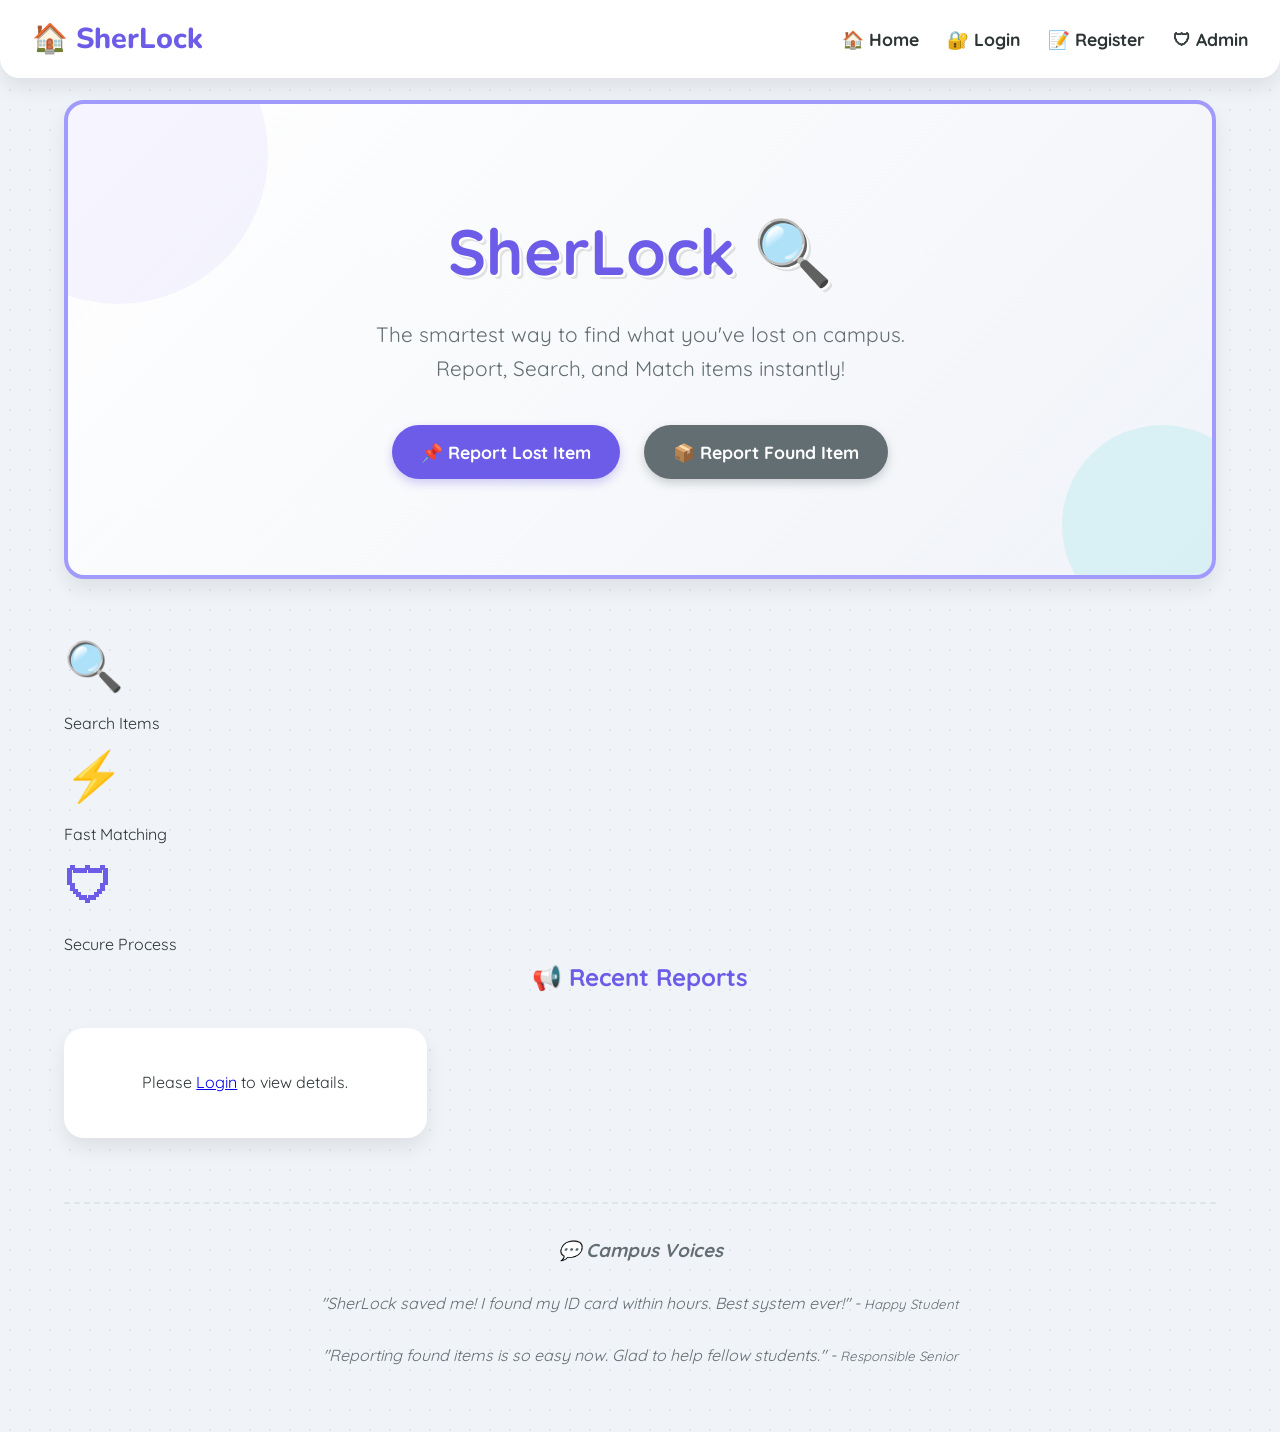
<file: index.html>
<!DOCTYPE html>
<html lang="en">
<head>
    <meta charset="UTF-8">
    <meta name="viewport" content="width=device-width, initial-scale=1.0">
    <title>SherLock - Smart Campus Lost & Found</title>
    <link rel="stylesheet" href="../css/style.css">
    <style>
        .hero {
            text-align: center;
            padding: 6rem 2rem;
            background: linear-gradient(135deg, #fff, #f0f3f8);
            border-radius: var(--radius);
            margin-bottom: 3rem;
            position: relative;
            overflow: hidden;
            box-shadow: var(--shadow);
            border: 4px solid var(--primary-light);
        }
        
        /* Cartoon Clouds/Blobs */
        .hero::before, .hero::after {
            content: '';
            position: absolute;
            background: var(--primary-light);
            opacity: 0.1;
            border-radius: 50%;
            z-index: 0;
        }
        .hero::before {
            width: 300px;
            height: 300px;
            top: -100px;
            left: -100px;
        }
        .hero::after {
            width: 200px;
            height: 200px;
            bottom: -50px;
            right: -50px;
            background: var(--secondary-color);
        }

        .hero h1 {
            font-size: 4rem;
            color: var(--primary-color);
            margin-bottom: 1rem;
            font-weight: 800;
            position: relative;
            z-index: 1;
            text-shadow: 2px 2px 0px #fff, 4px 4px 0px rgba(0,0,0,0.1);
        }
        .hero p {
            font-size: 1.3rem;
            color: var(--text-light);
            margin-bottom: 2.5rem;
            max-width: 600px;
            margin-left: auto;
            margin-right: auto;
            position: relative;
            z-index: 1;
        }
        .hero-actions {
            display: flex;
            justify-content: center;
            gap: 1.5rem;
            position: relative;
            z-index: 1;
        }
        
        .stat-item {
            transition: transform 0.3s;
        }
        .stat-item:hover {
            transform: scale(1.1) rotate(5deg);
        }
        .stat-item h3 {
            font-size: 3rem;
            color: var(--primary-color);
            margin-bottom: 0.5rem;
        }
    </style>
</head>
<body>
    <nav class="navbar">
        <a href="index.html" class="logo">🏠 SherLock</a>
        <div class="nav-links" id="navLinks">
            <a href="index.html">🏠 Home</a>
            <a href="login.html" id="loginLink">🔐 Login</a>
            <a href="register.html" id="registerLink">📝 Register</a>
            <a href="admin-login.html">🛡 Admin</a>
        </div>
    </nav>

    <div class="container">
        <header class="hero">
            <h1>SherLock 🔍</h1>
            <p>The smartest way to find what you've lost on campus. Report, Search, and Match items instantly!</p>
            
            <div class="hero-actions">
                <a href="report-item.html?type=lost" class="btn">📌 Report Lost Item</a>
                <a href="report-item.html?type=found" class="btn btn-secondary">📦 Report Found Item</a>
            </div>
        </header>

        <section class="stats-banner">
            <div class="stat-item">
                <h3>🔍</h3>
                <p>Search Items</p>
            </div>
            <div class="stat-item">
                <h3>⚡</h3>
                <p>Fast Matching</p>
            </div>
            <div class="stat-item">
                <h3>🛡</h3>
                <p>Secure Process</p>
            </div>
        </section>

        <section id="recent-items">
            <h2 style="text-align: center; margin-bottom: 2rem; color: var(--primary-color);">📢 Recent Reports</h2>
            <div id="items-grid" style="display: grid; grid-template-columns: repeat(auto-fill, minmax(300px, 1fr)); gap: 2rem;">
                <!-- Items will be loaded here dynamically -->
                <div class="card" style="text-align: center;">
                    <h3>Loading items... ⏳</h3>
                </div>
            </div>
        </section>

        <section class="quotes-section">
            <h3>💬 Campus Voices</h3>
            <br>
            <p>"SherLock saved me! I found my ID card within hours. Best system ever!" - <small>Happy Student</small></p>
            <br>
            <p>"Reporting found items is so easy now. Glad to help fellow students." - <small>Responsible Senior</small></p>
        </section>
    </div>

    <div id="claimModal" class="modal" style="display:none; position:fixed; z-index:1000; left:0; top:0; width:100%; height:100%; overflow:auto; background-color:rgba(0,0,0,0.5);">
        <div class="modal-content" style="background-color:#fefefe; margin:15% auto; padding:2rem; border:1px solid #888; width:90%; max-width:500px; border-radius:var(--radius);">
            <span class="close" onclick="closeClaimModal()" style="color:#aaa; float:right; font-size:28px; font-weight:bold; cursor:pointer;">&times;</span>
            <h2 style="color:var(--primary-color); margin-bottom:1rem;">🔐 Verify Claim</h2>
            <p style="margin-bottom:1rem;">To claim <strong><span id="claimItemTitle"></span></strong>, please answer the security questions set by the reporter.</p>
            
            <form id="claimForm">
                <input type="hidden" id="claimItemId">
                <div id="claimQuestionsContainer"></div>
                <button type="submit" class="btn" style="width:100%; margin-top:1rem;">Submit Answers</button>
            </form>
        </div>
    </div>

    <script src="../js/app.js"></script>
    <script>
        // Claim Modal Logic
        const modal = document.getElementById('claimModal');
        
        function openClaimModal(id, title, questions) {
            document.getElementById('claimItemId').value = id;
            document.getElementById('claimItemTitle').innerText = title;
            const container = document.getElementById('claimQuestionsContainer');
            container.innerHTML = '';
            
            questions.forEach((q, index) => {
                const div = document.createElement('div');
                div.style.marginBottom = '1rem';
                div.innerHTML = `
                    <label style="display:block; margin-bottom:0.5rem; font-weight:bold;">Q${index+1}: ${q}</label>
                    <input type="text" name="claim_answer" required placeholder="Your answer..." style="width:100%; padding:0.5rem; border:1px solid #ccc; border-radius:4px;">
                `;
                container.appendChild(div);
            });
            
            modal.style.display = 'block';
        }

        function closeClaimModal() {
            modal.style.display = 'none';
        }

        window.onclick = function(event) {
            if (event.target == modal) {
                closeClaimModal();
            }
        }

        document.getElementById('claimForm').addEventListener('submit', async (e) => {
            e.preventDefault();
            const id = document.getElementById('claimItemId').value;
            const answers = Array.from(document.getElementsByName('claim_answer')).map(i => i.value);
            const token = localStorage.getItem('token'); // Use raw token from localStorage as fetchAPI might handle it differently

            if (!token) {
                alert('Please login to claim items!');
                window.location.href = 'login.html';
                return;
            }

            try {
                const res = await fetch(`https://sherlock-campus.onrender.com/api/v1/items/${id}/claim`, {
                    method: 'POST',
                    headers: {
                        'Content-Type': 'application/json',
                        'Authorization': `Bearer ${token}`
                    },
                    body: JSON.stringify({ answers })
                });

                const data = await res.json();

                if (res.ok) {
                    alert('✅ ' + data.message);
                    closeClaimModal();
                    // Optionally refresh items or update UI
                } else {
                    alert('❌ ' + (data.message || 'Verification failed'));
                }
            } catch (error) {
                console.error(error);
                alert('Error submitting claim');
            }
        });

        async function loadRecentItems() {
            try {
                const items = await fetchAPI('/items'); // Public endpoint
                const grid = document.getElementById('items-grid');
                
                if (items.length === 0) {
                    grid.innerHTML = '<div class="card" style="grid-column: 1/-1; text-align: center;"><p>No items reported yet. Be the first! 🚀</p></div>';
                    return;
                }

                grid.innerHTML = items.map(item => `
                    <div class="card">
                        <div style="display: flex; justify-content: space-between; align-items: flex-start; margin-bottom: 1rem;">
                            <span class="badge ${item.type}">${item.type.toUpperCase()}</span>
                            <small>${new Date(item.date).toLocaleDateString()}</small>
                        </div>
                        <h3 style="color: var(--primary-color); margin-bottom: 0.5rem;">${item.title}</h3>
                        <p style="color: var(--text-light); margin-bottom: 0.5rem;">📍 ${item.location}</p>
                        <p style="color: var(--text-light); margin-bottom: 1rem;">🎨 ${item.color || 'N/A'}</p>
                        <p>${item.description}</p>
                        <div style="margin-top: 1.5rem; padding-top: 1rem; border-top: 1px dashed #eee; font-size: 0.9rem; color: var(--text-light);">
                            Reported by: <strong>${item.user ? item.user.name : 'Unknown'}</strong>
                        </div>
                    </div>
                `).join('');
            } catch (error) {
                console.error(error);
                document.getElementById('items-grid').innerHTML = '<div class="card" style="text-align: center;"><p>Please <a href="login.html">Login</a> to view details.</p></div>';
            }
        }

        document.addEventListener('DOMContentLoaded', loadRecentItems);
    </script>
</body>
</html>
</file>
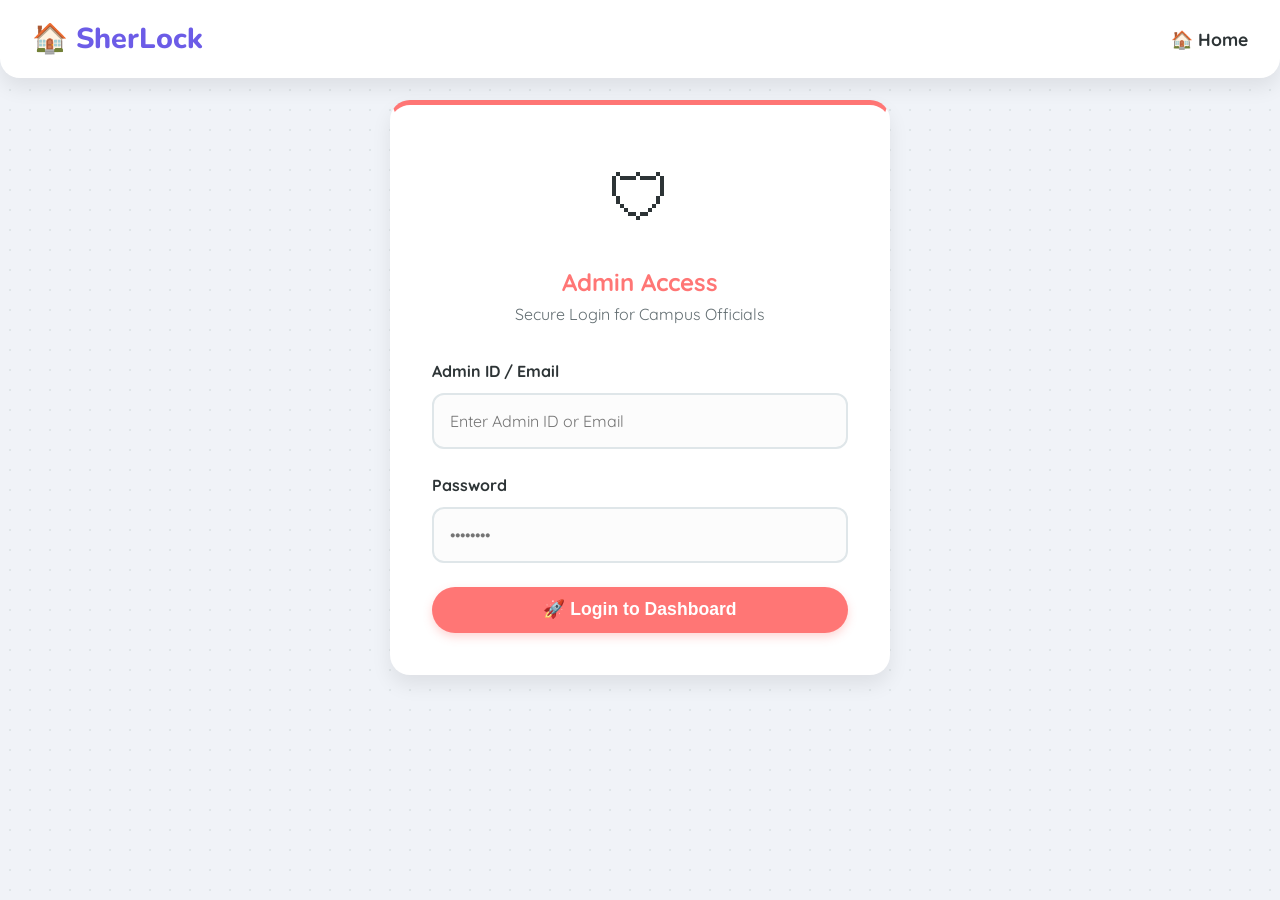
<file: admin-dashboard.html>
<!DOCTYPE html>
<html lang="en">
<head>
    <meta charset="UTF-8">
    <meta name="viewport" content="width=device-width, initial-scale=1.0">
    <title>Admin Dashboard - SherLock</title>
    <link rel="stylesheet" href="../css/style.css">
    <style>
        .stats-grid {
            display: grid;
            grid-template-columns: repeat(auto-fit, minmax(220px, 1fr));
            gap: 1.5rem;
            margin-bottom: 2rem;
        }
        .stat-card {
            background: white;
            padding: 1.5rem;
            border-radius: var(--radius);
            box-shadow: var(--shadow);
            text-align: center;
            border-bottom: 4px solid var(--primary-color);
        }
        .stat-card h3 { font-size: 2.5rem; color: var(--primary-color); margin-bottom: 0.5rem; }
        
        .action-btn {
            padding: 0.4rem 0.8rem;
            font-size: 0.85rem;
            margin-right: 0.25rem;
            cursor: pointer;
            border: none;
            border-radius: 50px;
            color: white;
            font-weight: 600;
            transition: transform 0.2s;
        }
        .action-btn:hover { transform: scale(1.05); }
        .btn-verify { background-color: var(--success); }
        .btn-resolve { background-color: var(--info); }
        .btn-reject { background-color: var(--danger); }
        .btn-email { background-color: var(--warning); color: #333; }
        .btn-match { background-color: #6c5ce7; }

        /* Modal */
        .modal {
            display: none; 
            position: fixed; 
            z-index: 2000; 
            left: 0;
            top: 0;
            width: 100%; 
            height: 100%; 
            overflow: auto; 
            background-color: rgba(0,0,0,0.5); 
            backdrop-filter: blur(5px);
        }
        .modal-content {
            background-color: white;
            margin: 10% auto; 
            padding: 2rem;
            border-radius: var(--radius);
            width: 90%; 
            max-width: 600px;
            box-shadow: var(--shadow-hover);
            animation: slideDown 0.3s ease-out;
        }
        @keyframes slideDown {
            from { transform: translateY(-50px); opacity: 0; }
            to { transform: translateY(0); opacity: 1; }
        }
        .close {
            color: #aaa;
            float: right;
            font-size: 28px;
            font-weight: bold;
            cursor: pointer;
        }
        .close:hover { color: black; }

        /* Card Grid Layout */
        .card-grid {
            display: grid;
            grid-template-columns: repeat(auto-fill, minmax(300px, 1fr));
            gap: 2rem;
            margin-top: 1.5rem;
        }

        .item-card {
            background: white;
            border-radius: var(--radius);
            box-shadow: var(--shadow);
            overflow: hidden;
            display: flex;
            flex-direction: column;
            transition: transform 0.3s ease, box-shadow 0.3s ease;
            height: 100%;
            border: 1px solid #eee;
        }

        .item-card:hover {
            transform: translateY(-5px);
            box-shadow: var(--shadow-hover);
        }

        .card-image-container {
            height: 200px;
            width: 100%;
            overflow: hidden;
            position: relative;
            background: #f0f2f5;
        }

        .card-image {
            width: 100%;
            height: 100%;
            object-fit: cover;
            cursor: pointer;
            transition: transform 0.5s ease;
        }

        .item-card:hover .card-image {
            transform: scale(1.05);
        }

        .card-content {
            padding: 1.5rem;
            flex-grow: 1;
            display: flex;
            flex-direction: column;
            gap: 0.8rem;
        }

        .card-title {
            font-size: 1.2rem;
            font-weight: 700;
            color: var(--text-dark);
            margin: 0;
        }

        .card-badge-container {
            display: flex;
            gap: 0.5rem;
            flex-wrap: wrap;
        }

        .card-details {
            font-size: 0.9rem;
            color: var(--text-light);
            line-height: 1.5;
        }

        .card-footer {
            padding: 1rem 1.5rem;
            background: #f8f9fa;
            border-top: 1px solid #eee;
            display: flex;
            flex-wrap: wrap;
            gap: 0.5rem;
            justify-content: center;
        }

        .student-info-box {
            background: #f0f8ff;
            padding: 0.8rem;
            border-radius: var(--radius-sm);
            font-size: 0.85rem;
            border-left: 3px solid var(--primary-color);
        }

        .matches-container {
            margin-top: 0.5rem;
            padding-top: 0.5rem;
            border-top: 1px dashed #ccc;
        }

        /* Responsive adjustments */
        @media (max-width: 768px) {
            .card-grid {
                grid-template-columns: repeat(auto-fill, minmax(250px, 1fr));
                gap: 1rem;
            }
        }

        @media (max-width: 480px) {
            .card-grid {
                grid-template-columns: 1fr;
            }
        }
    </style>
</head>
<body>
    <nav class="navbar">
        <a href="index.html" class="logo">🛡 SherLock Admin</a>
        <div class="nav-links">
            <span id="adminName" style="margin-right: 1rem; font-weight: 600;"></span>
            <a href="#" onclick="logout()" style="color: var(--danger);">🚪 Logout</a>
        </div>
    </nav>

    <div class="container" style="max-width: 1400px;">
        <h2 style="margin-bottom: 1.5rem;">📊 Dashboard Overview</h2>
        
        <div class="stats-grid">
            <div class="stat-card" style="border-color: var(--primary-color);">
                <h3 id="total-items">0</h3>
                <p>Total Reports</p>
            </div>
            <div class="stat-card" style="border-color: var(--warning);">
                <h3 id="pending-items">0</h3>
                <p>🟡 Pending</p>
            </div>
            <div class="stat-card" style="border-color: var(--success);">
                <h3 id="verified-items">0</h3>
                <p>🟢 Verified</p>
            </div>
            <div class="stat-card" style="border-color: var(--info);">
                <h3 id="matched-items">0</h3>
                <p>🔁 Matched & Resolved</p>
            </div>
        </div>

        <div class="card" style="padding: 1.5rem;">
            <div style="display: flex; justify-content: space-between; align-items: center; margin-bottom: 1rem; flex-wrap: wrap; gap: 1rem;">
                <h3>📋 All Reports Management</h3>
                <div style="flex-grow: 1; max-width: 400px; position: relative;">
                    <input type="text" id="searchInput" placeholder="🔍 Search by Student, Item, or Status..." 
                           style="width: 100%; padding: 0.8rem 1rem; border-radius: 50px; border: 2px solid #dfe6e9; outline: none;">
                </div>
            </div>
            
            <!-- Simple CSS Chart for Distribution -->
            <div style="margin-bottom: 2rem; background: #f8f9fa; padding: 1rem; border-radius: var(--radius-sm);">
                <h4 style="margin-bottom: 0.5rem; color: var(--text-light);">📊 Status Distribution</h4>
                <div style="display: flex; height: 20px; border-radius: 10px; overflow: hidden; width: 100%;">
                    <div id="chart-pending" style="background-color: var(--warning); width: 0%; transition: width 1s;" title="Pending"></div>
                    <div id="chart-verified" style="background-color: var(--success); width: 0%; transition: width 1s;" title="Verified"></div>
                    <div id="chart-resolved" style="background-color: var(--info); width: 0%; transition: width 1s;" title="Resolved"></div>
                    <div id="chart-rejected" style="background-color: var(--danger); width: 0%; transition: width 1s;" title="Rejected"></div>
                </div>
                <div style="display: flex; justify-content: space-between; font-size: 0.8rem; margin-top: 5px; color: var(--text-light);">
                    <span>🟡 Pending</span>
                    <span>🟢 Verified</span>
                    <span>🔵 Resolved</span>
                    <span>🔴 Rejected</span>
                </div>
            </div>

            <div id="items-grid" class="card-grid">
                <p style="text-align:center; grid-column: 1/-1;">Loading reports... ⏳</p>
            </div>
        </div>
    </div>

    <!-- Image Modal -->
    <div id="imageModal" class="modal">
        <div class="modal-content" style="max-width: 800px; text-align: center;">
            <span class="close" onclick="closeImageModal()">&times;</span>
            <div id="imageModalContent" style="display: flex; gap: 1rem; flex-wrap: wrap; justify-content: center;"></div>
            <div id="imageModalActions" style="margin-top: 1.5rem; display: flex; justify-content: center; gap: 1rem;"></div>
        </div>
    </div>

    <script src="../js/app.js"></script>
    <script>
        // Ensure admin
        const { user } = checkAuth();
        if (!user || user.role !== 'admin') {
            window.location.href = 'admin-login.html';
        } else {
            document.getElementById('adminName').textContent = `Hi, ${user.name}`;
        }

        // Helper function for images
        function getImageUrl(url) {
            if (!url) {
                return 'data:image/svg+xml;utf8,<svg xmlns="http://www.w3.org/2000/svg" width="300" height="200"><rect width="100%" height="100%" fill="#eef2f7"/><text x="50%" y="50%" dominant-baseline="middle" text-anchor="middle" fill="#7f8c8d">No Image</text></svg>';
            }
            return url.startsWith("http")
                ? url
                : " https://sherlock-campus.onrender.com" + url;
        }

        // Search functionality
        let currentSearchTerm = '';
        
        document.getElementById('searchInput').addEventListener('keyup', function(e) {
            currentSearchTerm = e.target.value.toLowerCase();
            filterTable();
        });

        function filterTable() {
            const cards = document.querySelectorAll('.item-card');
            cards.forEach(card => {
                const text = card.textContent.toLowerCase();
                card.style.display = text.includes(currentSearchTerm) ? 'flex' : 'none';
            });
        }

        async function loadDashboard() {
            try {
                const items = await fetchAPI('/items/admin');
                
                // Update stats
                const total = items.length;
                const pending = items.filter(i => i.status === 'pending').length;
                const verified = items.filter(i => i.status === 'verified').length;
                const matched = items.filter(i => i.status === 'resolved' || i.status === 'matched').length;
                const rejected = items.filter(i => i.status === 'rejected').length;

                document.getElementById('total-items').textContent = total;
                document.getElementById('pending-items').textContent = pending;
                document.getElementById('verified-items').textContent = verified;
                document.getElementById('matched-items').textContent = matched;

                // Update Chart
                if (total > 0) {
                    document.getElementById('chart-pending').style.width = (pending / total * 100) + '%';
                    document.getElementById('chart-verified').style.width = (verified / total * 100) + '%';
                    document.getElementById('chart-resolved').style.width = (matched / total * 100) + '%';
                    document.getElementById('chart-rejected').style.width = (rejected / total * 100) + '%';
                }

                // Update grid
                const grid = document.getElementById('items-grid');
                
                if (items.length === 0) {
                    grid.innerHTML = '<p style="text-align:center; grid-column: 1/-1;">No reports found.</p>';
                    return;
                }

                grid.innerHTML = items.map(item => {
                    const reporterUser = item.user;
                    const studentInfo = `
                        <div class="student-info-box">
                            <strong>${item.studentName || reporterUser?.name || 'N/A'}</strong><br>
                            <small>${item.rollNumber || ''}</small> | <small>${item.branch || ''}</small><br>
                            <small>📞 ${item.contactInfo || 'N/A'}</small><br>
                            <small>✉️ ${item.studentEmail || reporterUser?.email || 'N/A'}</small>
                        </div>
                    `;

                    let matchesHtml = '';
                    if (item.potentialMatches && item.potentialMatches.length > 0) {
                        matchesHtml = `
                        <div class="matches-container">
                            <h5 style="margin-bottom: 0.5rem;">🔍 Potential Matches:</h5>
                            ${item.potentialMatches.map(m => `
                                <div style="background:#f0f3f8; padding:5px; margin-bottom:5px; border-radius:5px; font-size:0.85rem; display:flex; justify-content:space-between; align-items:center;">
                                    <span>${m.title}</span>
                                    <button class="action-btn btn-match" style="padding: 0.2rem 0.5rem; font-size: 0.7rem;" onclick="compareImages('${item._id}', '${m._id}')">Compare</button>
                                </div>
                            `).join('')}
                        </div>`;
                    }
                    if (item.matchedWith) {
                        matchesHtml = `<div class="matches-container"><span class="badge resolved">Matched with: ${item.matchedWith.title}</span></div>`;
                    }

                    return `
                    <div class="item-card" id="card-${item._id}">
                        <div class="card-image-container">
                            <img src="${getImageUrl(item.imageUrl)}" class="card-image" onclick="viewImage('${item._id}')" alt="Item">
                            <div style="position: absolute; top: 10px; right: 10px;">
                                <span class="badge ${item.type}">${item.type.toUpperCase()}</span>
                            </div>
                        </div>
                        <div class="card-content">
                            <div class="card-badge-container">
                                <span class="badge ${item.status}">${item.status.toUpperCase()}</span>
                                <small style="color: #888;">${new Date(item.date).toLocaleDateString()}</small>
                            </div>
                            <h3 class="card-title">${item.title}</h3>
                            <div class="card-details">
                                <small>🎨 Color: ${item.color}</small><br>
                                <small>📍 Location: ${item.location}</small>
                            </div>
                            
                            ${studentInfo}
                            
                            ${item.verificationQuestions && item.verificationQuestions.length > 0 ? 
                              `<div style="font-size: 0.8rem; background: #fff8e1; padding: 0.8rem; border-radius: 8px; border-left: 4px solid #ffc107; margin-top: 0.5rem;">
                                 <strong style="display: block; margin-bottom: 0.3rem;">🔐 Verification Questions:</strong>
                                 <ul style="padding-left: 1.2rem; margin: 0;">
                                   ${item.verificationQuestions.map(q => `<li>${q}</li>`).join('')}
                                 </ul>
                               </div>` : ''}

                            ${matchesHtml}
                        </div>
                        <div class="card-footer">
                            ${item.status === 'pending' ? `<button class="action-btn btn-verify" onclick="updateStatus('${item._id}', 'verified')">Verify</button>` : ''}
                            ${item.status === 'verified' && !item.matchedWith ? `<button class="action-btn btn-resolve" onclick="updateStatus('${item._id}', 'resolved')">Manual Resolve</button>` : ''}
                            <button class="action-btn btn-match" style="position:relative;" onclick="window.location.href='chat.html?itemId=${item._id}&userId=${reporterUser?._id || ''}'">
                                💬 Chat
                                <span class="unread-badge" id="unread-${item._id}" style="display:none; position:absolute; top:-8px; right:-8px; background:var(--danger); color:white; border-radius:50%; width:20px; height:20px; font-size:0.7rem; display:flex; align-items:center; justify-content:center;">0</span>
                            </button>
                            <button class="action-btn btn-reject" onclick="deleteItem('${item._id}')">🗑</button>
                        </div>
                    </div>
                    `;
                }).join('');

                // Re-apply search filter
                if(currentSearchTerm) filterTable();
                
                // Trigger unread badges render
                if (typeof renderUnreadBadges === 'function') renderUnreadBadges();

            } catch (error) {
                console.error(error);
                alert('Error loading dashboard: ' + error.message);
            }
        }

        // Unread Badges Logic
        window.renderUnreadBadges = function() {
            if (!window.unreadChatCounts) return;
            
            Object.keys(window.unreadChatCounts).forEach(itemId => {
                const badge = document.getElementById(`unread-${itemId}`);
                if (badge) {
                    const count = window.unreadChatCounts[itemId];
                    if (count > 0) {
                        badge.textContent = count > 9 ? '9+' : count;
                        badge.style.display = 'flex';
                    } else {
                        badge.style.display = 'none';
                    }
                }
            });
        };

        // Image Analysis Functions
        const imageModal = document.getElementById('imageModal');
        const imageContent = document.getElementById('imageModalContent');
        const imageActions = document.getElementById('imageModalActions');
        let allItemsCache = []; // To easily find items for comparison without refetching

        async function getItemById(id) {
             const items = await fetchAPI('/items/admin');
             return items.find(i => i._id === id);
        }

        async function viewImage(id) {
            const item = await getItemById(id);
            if (!item) return;

            document.getElementById('imageModalContent').innerHTML = `
                <div>
                    <h3>${item.title}</h3>
                    <img src="${getImageUrl(item.imageUrl)}" style="width:300px;">
                    <p style="margin-top: 1rem;">Status: <span class="badge ${item.status}">${item.status.toUpperCase()}</span></p>
                </div>
            `;
            
            document.getElementById('imageModalActions').innerHTML = `
                ${item.status === 'pending' ? `<button class="action-btn btn-verify" onclick="updateStatus('${item._id}', 'verified'); closeImageModal();">✅ Verify Image & Item</button>` : ''}
                <button class="action-btn btn-reject" onclick="deleteItem('${item._id}'); closeImageModal();">❌ Reject & Delete</button>
            `;
            
            document.getElementById('imageModal').style.display = 'block';
        }

        async function compareImages(itemId, matchId) {
            const item = await getItemById(itemId);
            const allItems = await fetchAPI('/items/admin');
            const match = allItems.find(i => i._id === matchId);

            if (!item || !match) {
                alert('Could not load item details.');
                return;
            }

            const itemImage = getImageUrl(item.imageUrl);
            const matchImage = getImageUrl(match.imageUrl);

            document.getElementById('imageModalContent').innerHTML = `
                <div style="flex:1;">
                    <h3>Original: ${item.title}</h3>
                    <img src="${itemImage}" style="width:300px;">
                    <p>Type: ${item.type}</p>
                </div>
                <div style="display: flex; align-items: center; font-size: 2rem;">🆚</div>
                <div style="flex:1;">
                    <h3>Match: ${match.title}</h3>
                    <img src="${matchImage}" style="width:300px;">
                    <p>Type: ${match.type}</p>
                </div>
            `;

            document.getElementById('imageModalActions').innerHTML = `
                <button class="action-btn btn-match" style="padding: 1rem 2rem; font-size: 1.2rem;" onclick="confirmMatch('${item._id}', '${match._id}'); closeImageModal();">✅ Confirm Match & Chat</button>
            `;

            document.getElementById('imageModal').style.display = 'block';
        }

        function closeImageModal() {
            document.getElementById('imageModal').style.display = 'none';
        }

        async function updateStatus(id, status) {
            try {
                await fetchAPI(`/items/${id}`, {
                    method: 'PUT',
                    body: JSON.stringify({ status })
                });
                loadDashboard();
            } catch (error) {
                alert(error.message);
            }
        }

        async function confirmMatch(itemId, matchId) {
            const item = await getItemById(itemId);
            if(!confirm('Confirm this match? This will mark both items as resolved and open chat.')) return;
            try {
                await fetchAPI(`/items/${itemId}`, {
                    method: 'PUT',
                    body: JSON.stringify({ matchedWithId: matchId })
                });
                alert('Match confirmed! Opening chat... 💬');
                window.location.href = `chat.html?itemId=${itemId}&userId=${item.user?._id || ''}`;
            } catch (error) {
                alert(error.message);
            }
        }

        async function deleteItem(id) {
            if(!confirm('Permanently delete this item?')) return;
            try {
                await fetchAPI(`/items/${id}`, { method: 'DELETE' });
                loadDashboard();
            } catch (error) {
                alert(error.message);
            }
        }

        window.onclick = function(event) {
            if (event.target == imageModal) {
                closeImageModal();
            }
        }

        document.addEventListener('DOMContentLoaded', loadDashboard);
    </script>
</body>
</html>
</file>
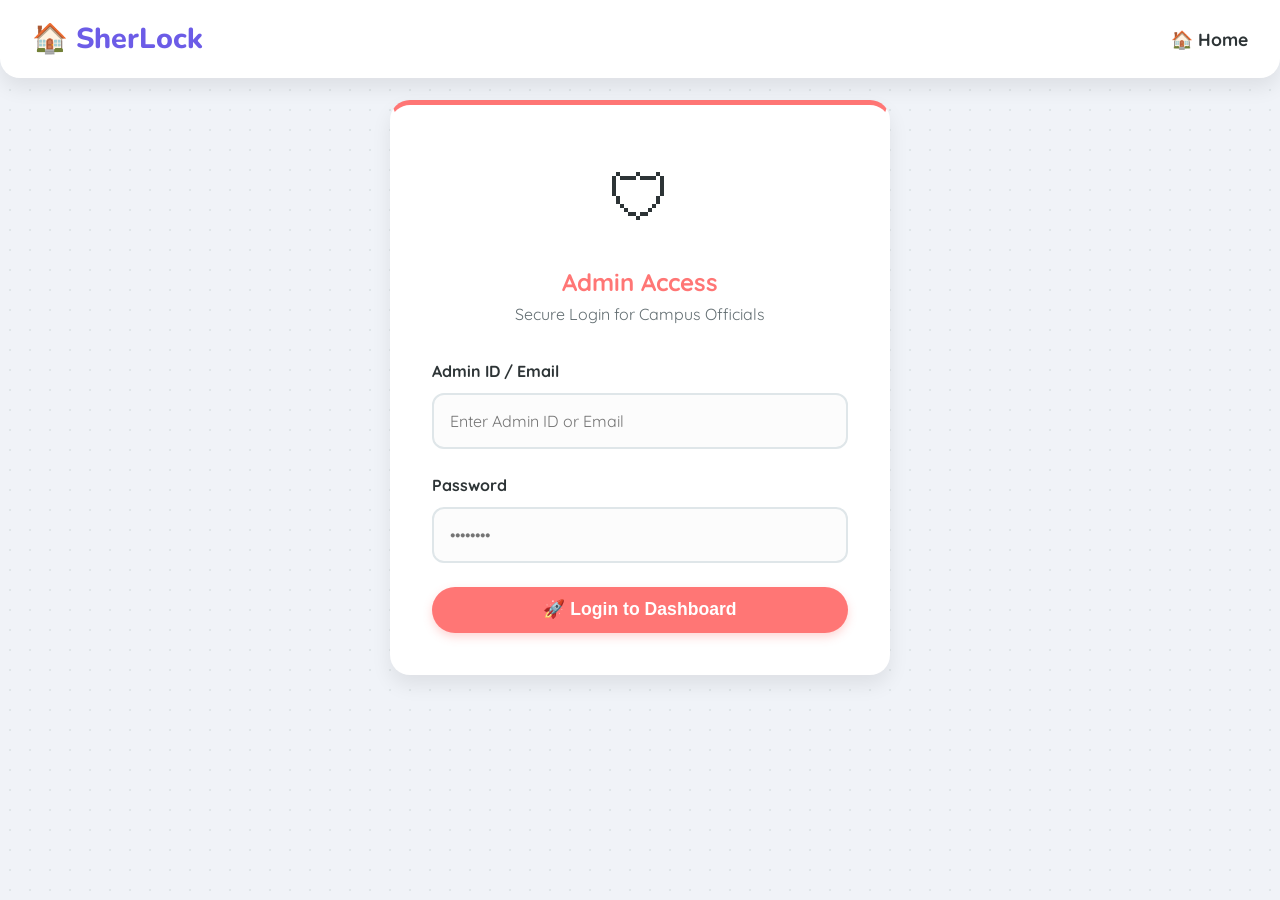
<file: admin-login.html>
<!DOCTYPE html>
<html lang="en">
<head>
    <meta charset="UTF-8">
    <meta name="viewport" content="width=device-width, initial-scale=1.0">
    <title>Admin Login - SherLock</title>
    <link rel="stylesheet" href="../css/style.css">
</head>
<body>
    <nav class="navbar">
        <a href="index.html" class="logo">🏠 SherLock</a>
        <div class="nav-links">
            <a href="index.html">🏠 Home</a>
        </div>
    </nav>

    <div class="container">
        <div class="card" style="max-width: 500px; margin: 4rem auto; border-top: 5px solid var(--danger);">
            <div style="text-align: center; margin-bottom: 2rem;">
                <span style="font-size: 4rem;">🛡</span>
                <h2 style="color: var(--danger); margin-top: 1rem;">Admin Access</h2>
                <p style="color: var(--text-light);">Secure Login for Campus Officials</p>
            </div>
            
            <form id="adminLoginForm">
                <div class="form-group">
                    <label for="username">Admin ID / Email</label>
                    <input type="text" id="username" required placeholder="Enter Admin ID or Email">
                </div>
                <div class="form-group">
                    <label for="password">Password</label>
                    <input type="password" id="password" required placeholder="••••••••">
                </div>
                <button type="submit" class="btn btn-danger" style="width: 100%; border-radius: 50px;">🚀 Login to Dashboard</button>
            </form>
        </div>
    </div>

    <script src="../js/app.js"></script>
    <script>
        document.getElementById('adminLoginForm').addEventListener('submit', async (e) => {
            e.preventDefault();
            const username = document.getElementById('username').value;
            const password = document.getElementById('password').value;

            try {
                const data = await fetchAPI('/auth/login', {
                    method: 'POST',
                    body: JSON.stringify({ username, password })
                });

                if (data.role !== 'admin') {
                    throw new Error('⛔ Access denied. Admins only.');
                }

                localStorage.setItem('token', data.token);
                localStorage.setItem('user', JSON.stringify(data));
                
                window.location.href = 'admin-dashboard.html';
            } catch (error) {
                alert(error.message);
            }
        });
    </script>
</body>
</html>
</file>
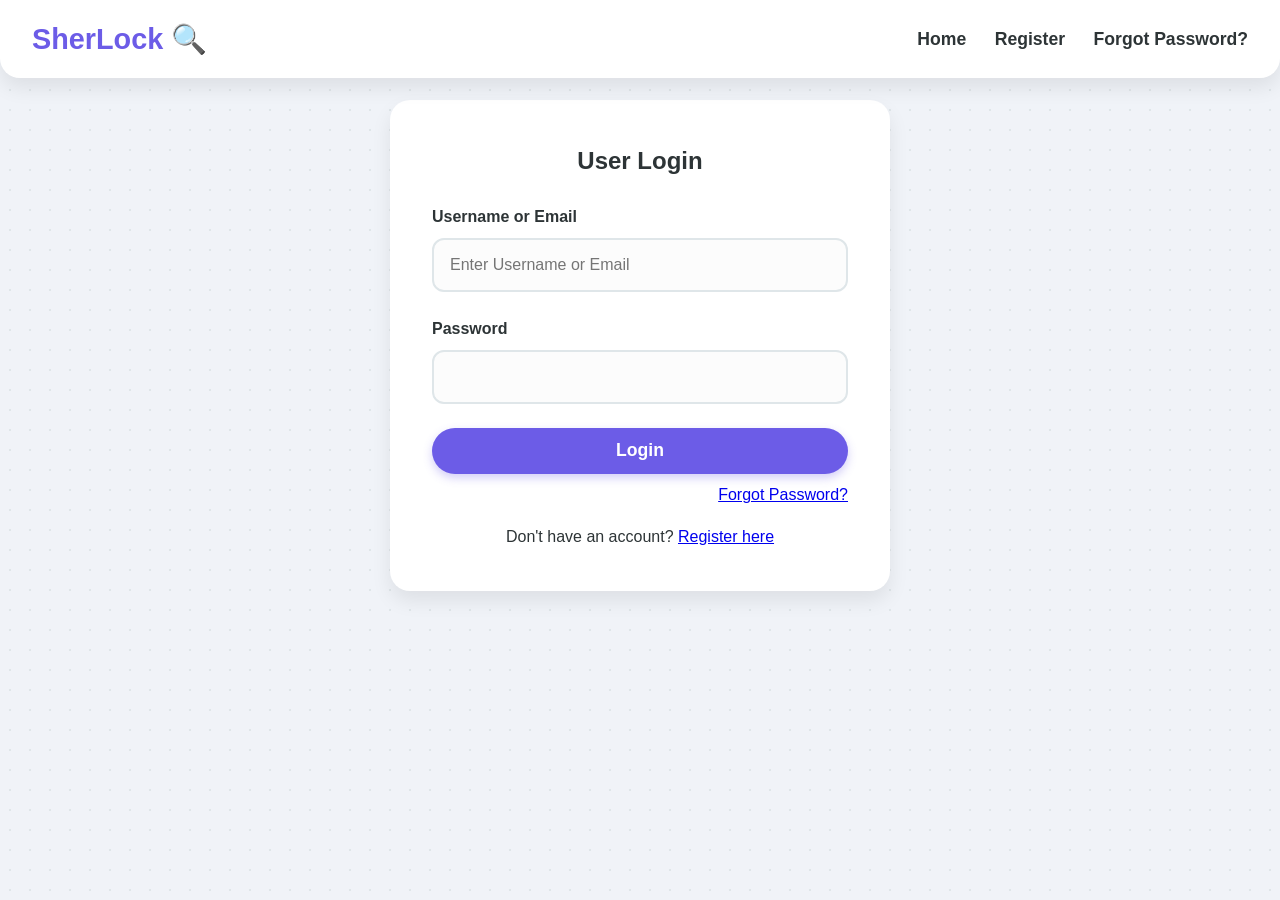
<file: chat.html>
<!DOCTYPE html>
<html lang="en">
<head>
    <meta charset="UTF-8">
    <meta name="viewport" content="width=device-width, initial-scale=1.0">
    <title>SherLock - Real-Time Chat</title>
    <link rel="stylesheet" href="css/style.css">
    <style>
        .chat-container {
            max-width: 800px;
            margin: 2rem auto;
            background: white;
            border-radius: var(--radius);
            box-shadow: var(--shadow);
            display: flex;
            flex-direction: column;
            height: 80vh;
            border: 4px solid var(--primary-light);
        }

        .chat-header {
            padding: 1.5rem;
            background: var(--primary-color);
            color: white;
            border-top-left-radius: calc(var(--radius) - 4px);
            border-top-right-radius: calc(var(--radius) - 4px);
            display: flex;
            justify-content: space-between;
            align-items: center;
        }

        .chat-messages {
            flex: 1;
            overflow-y: auto;
            padding: 1.5rem;
            display: flex;
            flex-direction: column;
            gap: 1rem;
            background: #f9f9f9;
        }

        .message {
            max-width: 70%;
            padding: 0.8rem 1.2rem;
            border-radius: 1rem;
            position: relative;
            font-size: 1rem;
            line-height: 1.4;
        }

        .message.sent {
            align-self: flex-end;
            background: var(--primary-color);
            color: white;
            border-bottom-right-radius: 0.2rem;
        }

        .message.received {
            align-self: flex-start;
            background: #e0e0e0;
            color: var(--text-dark);
            border-bottom-left-radius: 0.2rem;
        }

        .message-info {
            font-size: 0.75rem;
            margin-top: 0.3rem;
            opacity: 0.8;
            display: flex;
            justify-content: space-between;
            gap: 1rem;
        }

        .chat-input-area {
            padding: 1.5rem;
            border-top: 1px solid #eee;
            display: flex;
            gap: 1rem;
        }

        .chat-input-area input {
            flex: 1;
            padding: 0.8rem 1.2rem;
            border: 2px solid #eee;
            border-radius: 2rem;
            outline: none;
            transition: border-color 0.3s;
        }

        .chat-input-area input:focus {
            border-color: var(--primary-color);
        }

        .chat-input-area button {
            background: var(--primary-color);
            color: white;
            border: none;
            padding: 0.8rem 1.5rem;
            border-radius: 2rem;
            cursor: pointer;
            font-weight: bold;
            transition: transform 0.2s;
        }

        .chat-input-area button:hover {
            transform: scale(1.05);
        }

        .item-info-bar {
            padding: 0.8rem 1.5rem;
            background: var(--primary-light);
            font-weight: bold;
            color: var(--primary-dark);
            font-size: 0.9rem;
        }
    </style>
</head>
<body>
    <nav class="navbar">
        <a href="index.html" class="logo">🏠 SherLock</a>
        <div class="nav-links" id="navLinks">
            <a href="index.html">🏠 Home</a>
            <a href="#" id="logoutBtn" style="display:none;">🚪 Logout</a>
        </div>
    </nav>

    <div class="container">
        <div class="chat-container">
            <div class="chat-header">
                <h2 id="chatWith">Chat 💬</h2>
                <span id="connectionStatus">🟡 Connecting...</span>
            </div>
            <div class="item-info-bar" id="itemInfo">
                Loading item details...
            </div>
            <div class="chat-messages" id="chatMessages">
                <!-- Messages will appear here -->
            </div>
            <form class="chat-input-area" id="chatForm">
                <input type="text" id="messageInput" placeholder="Type your message..." required autocomplete="off">
                <button type="submit">Send 🚀</button>
            </form>
        </div>
    </div>

    <!-- Socket.IO Client -->
    <script src="https://cdn.socket.io/4.7.2/socket.io.min.js"></script>
    <script src="js/app.js"></script>
    <script src="js/chat.js"></script>
</body>
</html>
</file>
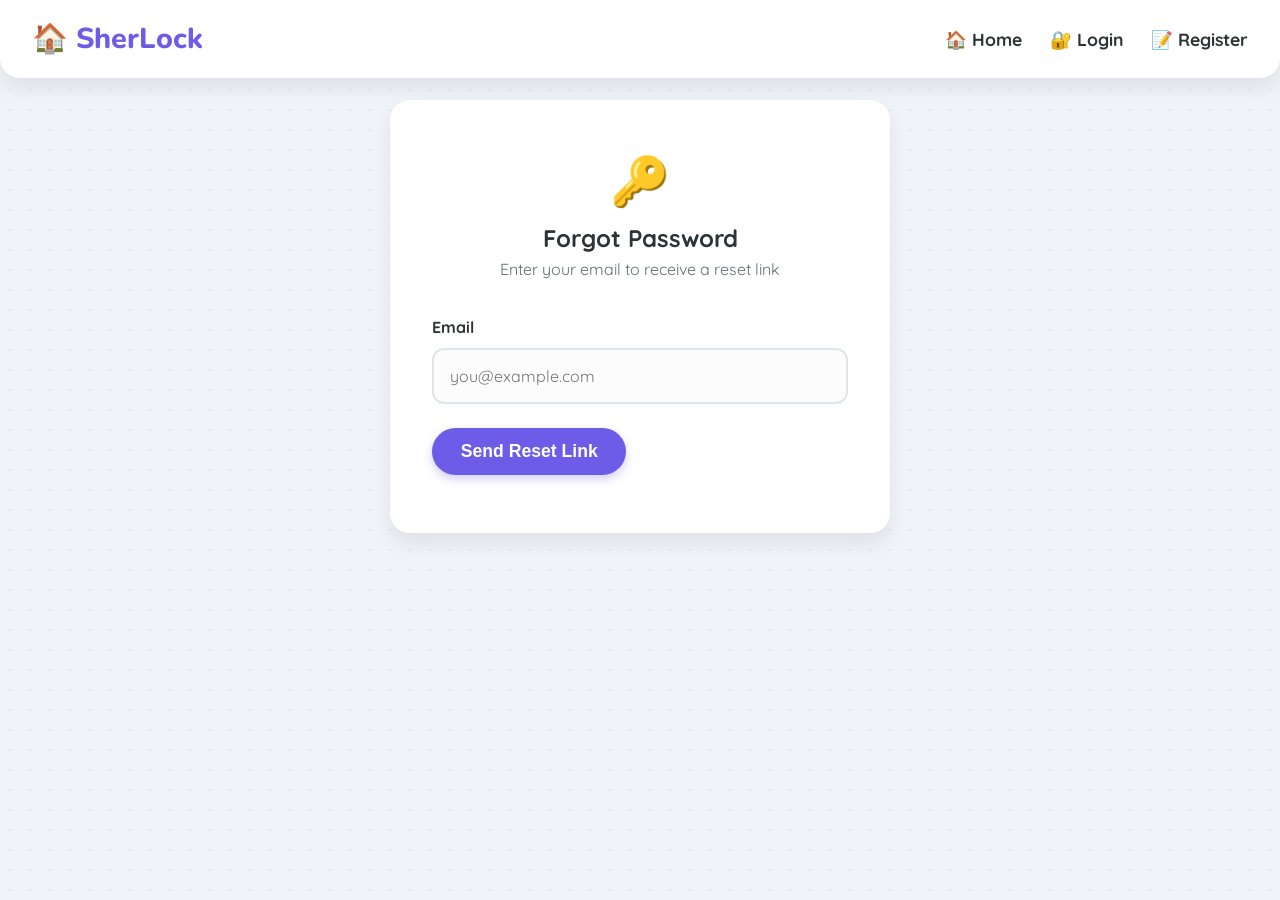
<file: forgot-password.html>
<!DOCTYPE html>
<html lang="en">
<head>
    <meta charset="UTF-8">
    <meta name="viewport" content="width=device-width, initial-scale=1.0">
    <title>Forgot Password - SherLock</title>
    <link rel="stylesheet" href="/css/style.css">
</head>
<body>
    <nav class="navbar">
        <a href="index.html" class="logo">🏠 SherLock</a>
        <div class="nav-links" id="navLinks">
            <a href="index.html">🏠 Home</a>
            <a href="login.html">🔐 Login</a>
            <a href="register.html">📝 Register</a>
        </div>
    </nav>

    <div class="container">
        <div class="card" style="max-width: 500px; margin: 4rem auto;">
            <div style="text-align: center; margin-bottom: 2rem;">
                <span style="font-size: 3rem;">🔑</span>
                <h2>Forgot Password</h2>
                <p style="color: var(--text-light);">Enter your email to receive a reset link</p>
            </div>

            <form id="forgotForm">
                <div class="form-group">
                    <label for="email">Email</label>
                    <input type="email" id="email" required placeholder="you@example.com">
                </div>
                <button type="submit" class="btn">Send Reset Link</button>
            </form>

            <div id="message" style="margin-top:1rem;"></div>
        </div>
    </div>

    <script>
        const form = document.getElementById('forgotForm');
        const messageEl = document.getElementById('message');
        form.addEventListener('submit', async (e) => {
            e.preventDefault();
            messageEl.textContent = '';
            const email = document.getElementById('email').value.trim();
            try {
                const res = await fetch('https://sherlock-campus.onrender.com/api/v1/auth/forgot-password', {
                    method: 'POST',
                    headers: { 'Content-Type': 'application/json' },
                    body: JSON.stringify({ email })
                });
                const data = await res.json();
                if (!res.ok) throw new Error(data.message || 'Request failed');
                messageEl.style.color = 'green';
                messageEl.textContent = 'If the email exists, a reset link has been sent.';
            } catch (err) {
                messageEl.style.color = 'red';
                messageEl.textContent = err.message;
            }
        });
    </script>
    <script src="/js/app.js"></script>
</body>
</html>
</file>
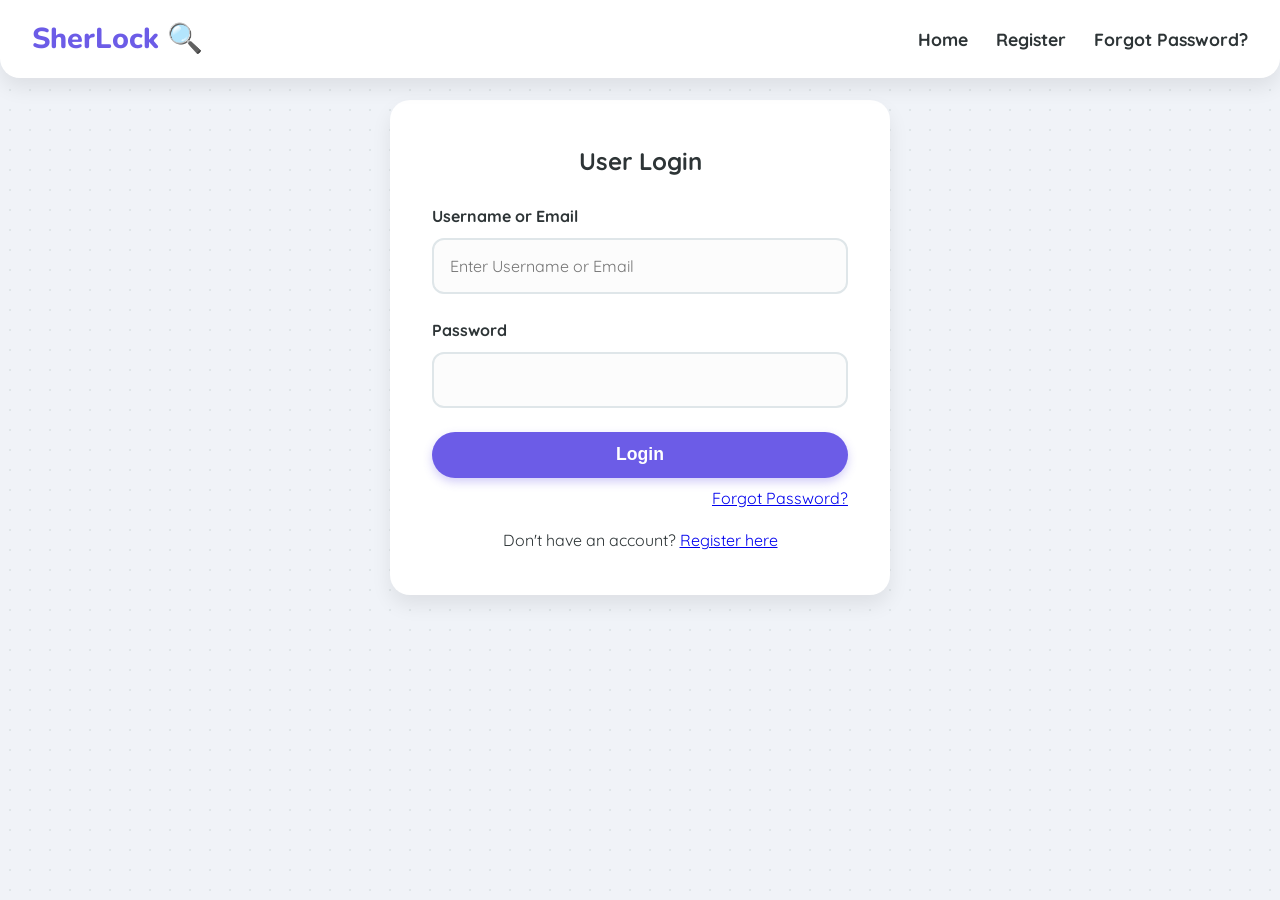
<file: login.html>
<!DOCTYPE html>
<html lang="en">
<head>
    <meta charset="UTF-8">
    <meta name="viewport" content="width=device-width, initial-scale=1.0">
    <title>Login - SherLock</title>
    <link rel="stylesheet" href="/css/style.css">
</head>
<body>
    <nav class="navbar">
        <a href="index.html" class="logo">SherLock 🔍</a>
        <div class="nav-links">
            <a href="index.html">Home</a>
            <a href="register.html">Register</a>
            <a href="/html/forgot-password.html">Forgot Password?</a>
        </div>
    </nav>

    <div class="container">
        <div class="card" style="max-width: 500px; margin: 0 auto;">
            <h2 style="text-align: center; margin-bottom: 1.5rem;">User Login</h2>
            <form id="loginForm">
                <div class="form-group">
                    <label for="username">Username or Email</label>
                    <input type="text" id="username" required placeholder="Enter Username or Email">
                </div>
                <div class="form-group">
                    <label for="password">Password</label>
                    <input type="password" id="password" required>
                </div>
                <button type="submit" class="btn" style="width: 100%;">Login</button>
                <p style="text-align:right; margin-top:8px;">
    <a href="forgot-password.html">Forgot Password?</a>
</p>
            </form>
            <p style="margin-top: 1rem; text-align: center;">
                Don't have an account? <a href="register.html">Register here</a>
            </p>
        </div>
    </div>

    <script src="/js/app.js"></script>
    <script>
        document.getElementById('loginForm').addEventListener('submit', async (e) => {
            e.preventDefault();
            const username = document.getElementById('username').value;
            const password = document.getElementById('password').value;

            try {
                const data = await fetchAPI('/auth/login', {
                    method: 'POST',
                    body: JSON.stringify({ username, password })
                });

                localStorage.setItem('token', data.token);
                localStorage.setItem('user', JSON.stringify(data));
                
                if (data.role === 'admin') {
                    window.location.href = 'admin-dashboard.html';
                } else {
                    window.location.href = 'index.html';
                }
            } catch (error) {
                alert(error.message);
            }
        });
    </script>
</body>
</html>
</file>
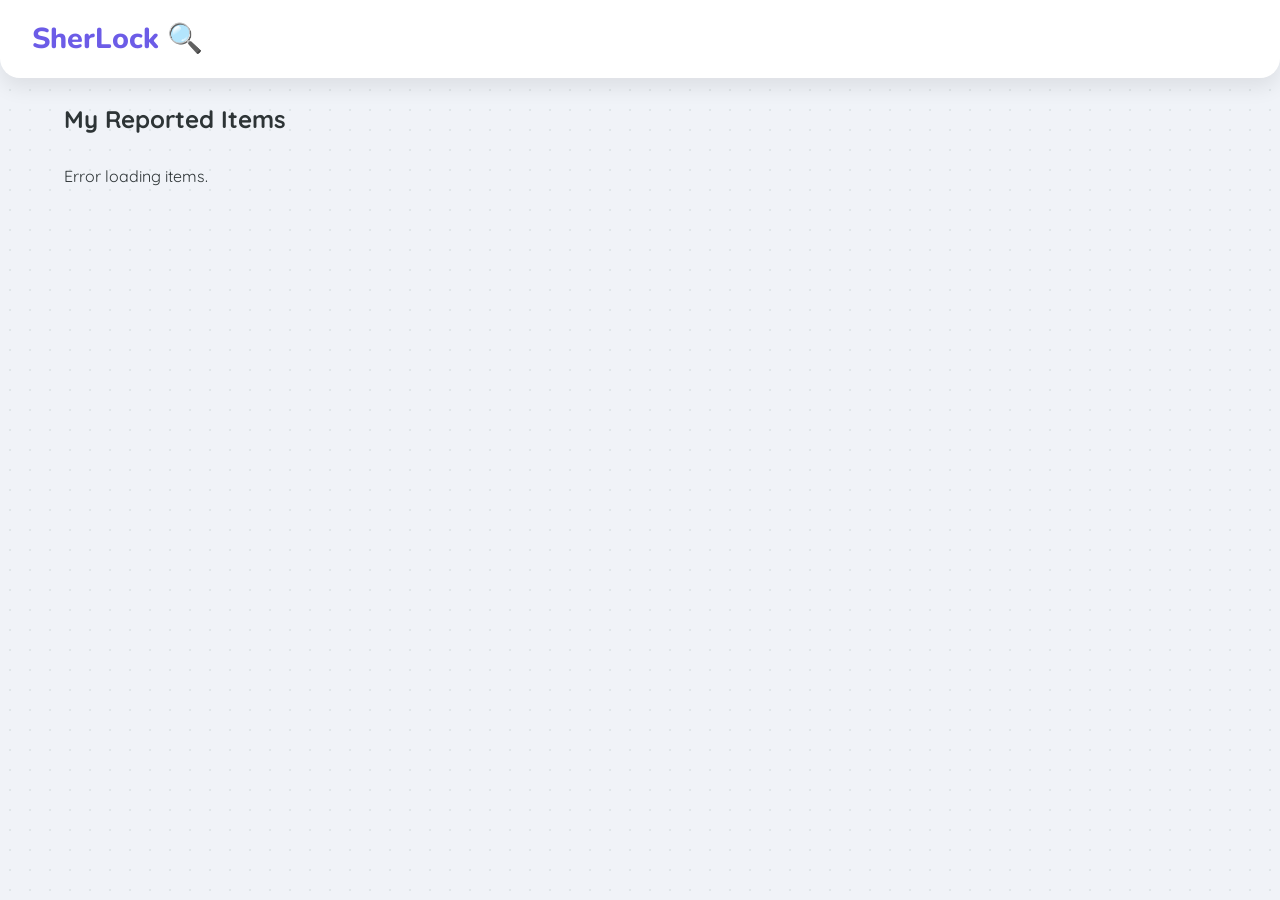
<file: my-reports.html>
<!DOCTYPE html>
<html lang="en">
<head>
    <meta charset="UTF-8">
    <meta name="viewport" content="width=device-width, initial-scale=1.0">
    <title>My Reports - SherLock</title>
    <link rel="stylesheet" href="../css/style.css">
</head>
<body>
    <nav class="navbar">
        <a href="index.html" class="logo">SherLock 🔍</a>
        <div class="nav-links" id="navLinks">
            <!-- Populated by app.js -->
        </div>
    </nav>

    <div class="container">
        <h2>My Reported Items</h2>
        <br>
        <div id="my-items-list">
            <!-- Items loaded here -->
            <p>Loading...</p>
        </div>
    </div>

    <script src="../js/app.js"></script>
    <script>
        const BASE_URL = " https://sherlock-campus.onrender.com/api/v1";
        async function loadMyItems() {
            try {
                const items = await fetchAPI('/items/myitems');
                const list = document.getElementById('my-items-list');
                
                if (items.length === 0) {
                    list.innerHTML = '<p>You haven\'t reported any items yet.</p>';
                    return;
                }

              list.innerHTML = items.map(item => {

    const imageUrl = item.imageUrl && item.imageUrl.startsWith("http")
        ? item.imageUrl
        :" https://sherlock-campus.onrender.com" + item.imageUrl;

    return `
    <div class="card">

        <img 
            src="${imageUrl}" 
            style="width:200px;height:150px;object-fit:cover;margin-bottom:10px;"
            onerror="this.src='https://via.placeholder.com/200x150?text=No+Image'"
        />

        <div style="display:flex;justify-content:space-between;align-items:flex-start;">
            <div>
                <h3>${item.title} 
                    <span class="badge ${item.status}">
                        ${item.status.toUpperCase()}
                    </span>
                </h3>

                <p><strong>Type:</strong> ${item.type.toUpperCase()} | 
                <strong>Category:</strong> ${item.category}</p>

                <p><strong>Location:</strong> ${item.location} | 
                <strong>Date:</strong> ${new Date(item.date).toLocaleDateString()}</p>

                <p style="margin-top:0.5rem;">${item.description}</p>
            </div>

            <div style="display:flex; flex-direction:column; gap:0.5rem;">
                <button onclick="window.location.href='chat.html?itemId=${item._id}'" 
                    class="btn"
                    style="font-size:0.8rem;padding:0.5rem;position:relative;">
                    💬 Chat
                    <span class="unread-badge" id="unread-${item._id}" style="display:none; position:absolute; top:-8px; right:-8px; background:var(--danger); color:white; border-radius:50%; width:20px; height:20px; font-size:0.7rem; display:flex; align-items:center; justify-content:center;">0</span>
                </button>
                <button onclick="deleteItem('${item._id}')" 
                    class="btn btn-secondary"
                    style="background-color:var(--danger);font-size:0.8rem;padding:0.5rem;">
                    Delete
                </button>
            </div>
        </div>
    </div>
    `;
}).join('');
                
                // Trigger unread badges render
                if (typeof renderUnreadBadges === 'function') renderUnreadBadges();

            } catch (error) {
                console.error(error);
                document.getElementById('my-items-list').innerHTML = '<p>Error loading items.</p>';
            }
        }

        // Unread Badges Logic
        window.renderUnreadBadges = function() {
            if (!window.unreadChatCounts) return;
            
            Object.keys(window.unreadChatCounts).forEach(itemId => {
                const badge = document.getElementById(`unread-${itemId}`);
                if (badge) {
                    const count = window.unreadChatCounts[itemId];
                    if (count > 0) {
                        badge.textContent = count > 9 ? '9+' : count;
                        badge.style.display = 'flex';
                    } else {
                        badge.style.display = 'none';
                    }
                }
            });
        };

        async function deleteItem(id) {
            if(!confirm('Are you sure you want to delete this item?')) return;
            try {
                await fetchAPI(`/v1/items/${id}`, { method: 'DELETE' });
                loadMyItems();
            } catch (error) {
                alert(error.message);
            }
        }

        document.addEventListener('DOMContentLoaded', loadMyItems);
    </script>
</body>
</html>
</file>
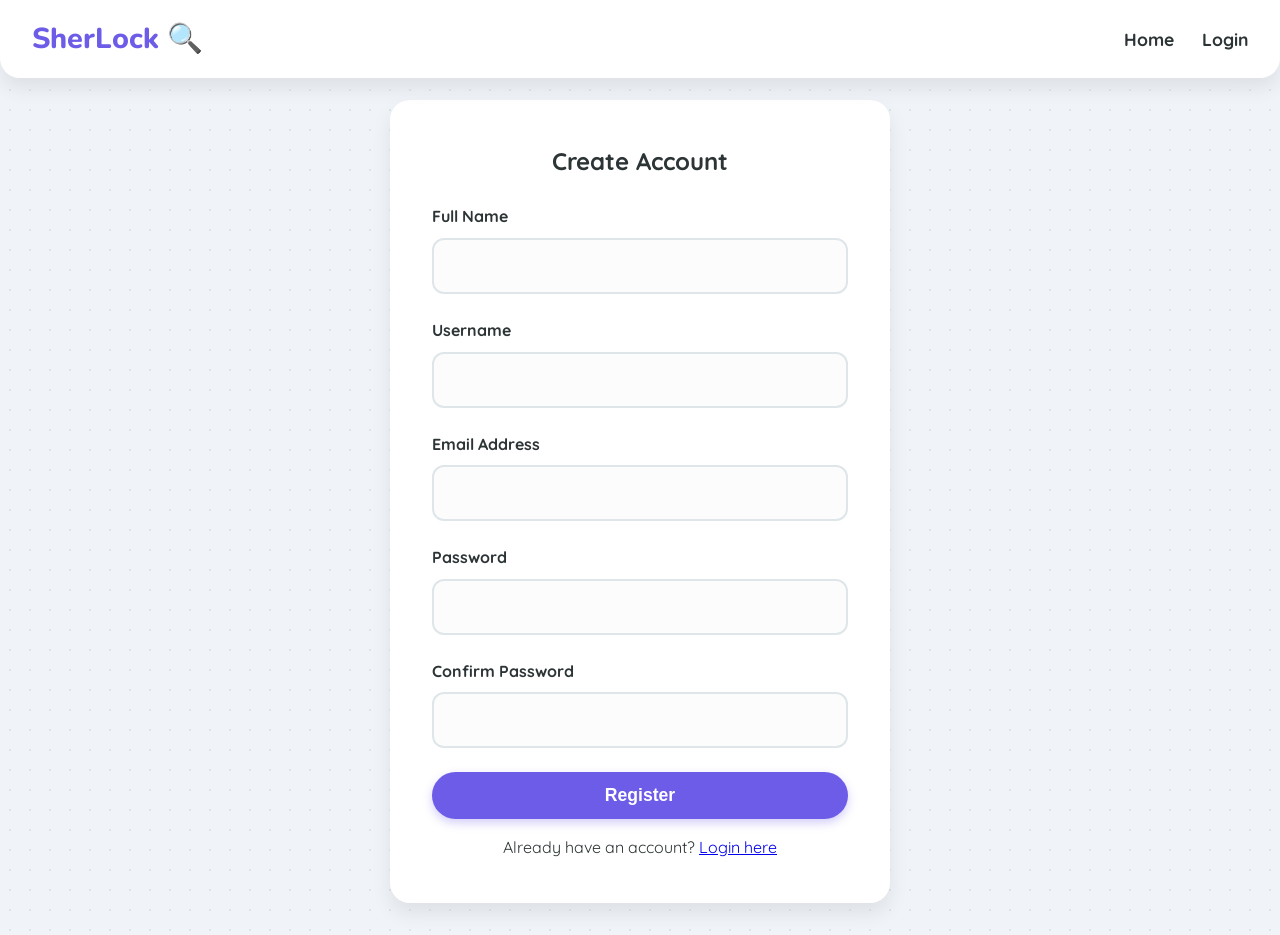
<file: register.html>
<!DOCTYPE html>
<html lang="en">
<head>
    <meta charset="UTF-8">
    <meta name="viewport" content="width=device-width, initial-scale=1.0">
    <title>Register - SherLock</title>
    <link rel="stylesheet" href="../css/style.css">
</head>
<body>
    <nav class="navbar">
        <a href="index.html" class="logo">SherLock 🔍</a>
        <div class="nav-links">
            <a href="index.html">Home</a>
            <a href="login.html">Login</a>
        </div>
    </nav>

    <div class="container">
        <div class="card" style="max-width: 500px; margin: 0 auto;">
            <h2 style="text-align: center; margin-bottom: 1.5rem;">Create Account</h2>
            <form id="registerForm">
                <div class="form-group">
                   <label for="name">Full Name</label>
                   <input type="text" id="name" required>
                </div>
              <div class="form-group">
                   <label for="username">Username</label>
                   <input type="text" id="username" required>
                </div>
                <div class="form-group">
                    <label for="email">Email Address</label>
                    <input type="email" id="email" required>
                </div>
                <div class="form-group">
                    <label for="password">Password</label>
                    <input type="password" id="password" required>
                </div>
                <div class="form-group">
    <label for="confirmPassword">Confirm Password</label>
    <input type="password" id="confirmPassword" required autocomplete="new-password">
</div>
                <button type="submit" class="btn" style="width: 100%;">Register</button>
            </form>
            <p style="margin-top: 1rem; text-align: center;">
                Already have an account? <a href="login.html">Login here</a>
            </p>
        </div>
    </div>

    <script src="../js/app.js"></script>
    <script>
        document.getElementById('registerForm').addEventListener('submit', async (e) => {
        e.preventDefault();

         const name = document.getElementById('name').value;
         const username = document.getElementById('username').value; // ✅ ADD
         const email = document.getElementById('email').value;
         const password = document.getElementById('password').value;
        const confirmPassword = document.getElementById('confirmPassword').value;
        if (password !== confirmPassword) {
    alert("Passwords do not match ❌");
    return;
}

    try {
        const data = await fetchAPI('/auth/register', {
            method: 'POST',
            body: JSON.stringify({ name, username, email, password }) // ✅ SEND
        });

        localStorage.setItem('token', data.token);
        localStorage.setItem('user', JSON.stringify(data));

        window.location.href = 'index.html';
    } catch (error) {
        alert(error.message);
    }
});
    </script>
</body>
</html>
</file>
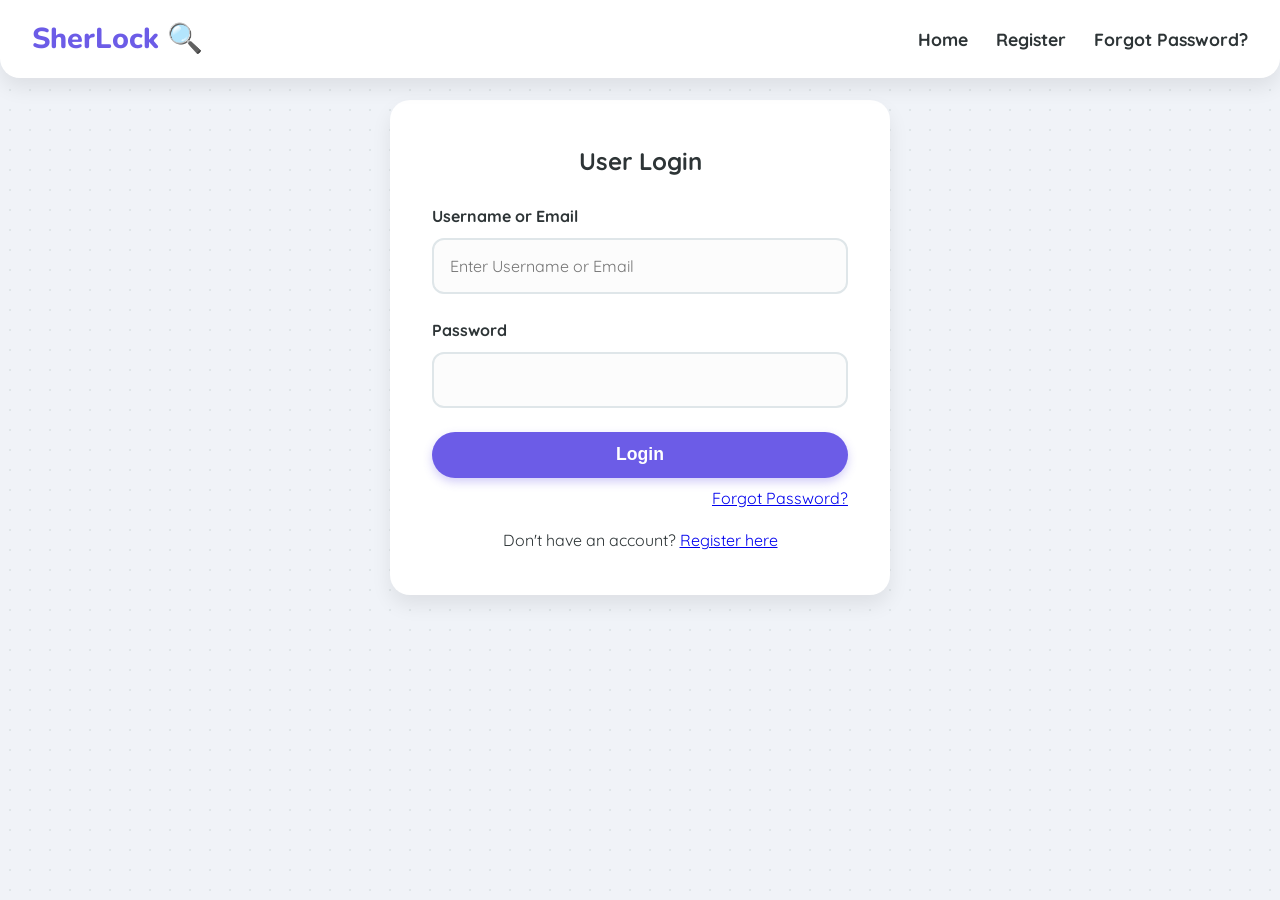
<file: report-item.html>
<!DOCTYPE html>
<html lang="en">
<head>
    <meta charset="UTF-8">
    <meta name="viewport" content="width=device-width, initial-scale=1.0">
    <title>Report Item - SherLock</title>
    <link rel="stylesheet" href="../css/style.css">
</head>
<body>
    <nav class="navbar">
        <a href="index.html" class="logo">🏠 SherLock</a>
        <div class="nav-links">
             <a href="index.html">🏠 Home</a>
             <a href="my-reports.html">📋 My Reports</a>
        </div>
    </nav>

    <div class="container">
        <div class="card" style="max-width: 800px; margin: 0 auto;">
            <div style="text-align: center; margin-bottom: 2rem;">
                <span style="font-size: 3rem;">📝</span>
                <h2 style="color: var(--primary-color);">Report an Item</h2>
                <p style="color: var(--text-light);">Help us find it or return it!</p>
            </div>
            
            <form id="reportForm" enctype="multipart/form-data">
                <div class="grid-2">
                    <div class="form-group">
                        <label for="type">Report Type</label>
                        <select id="type" required>
                            <option value="lost">🔴 Lost Item</option>
                            <option value="found">🟢 Found Item</option>
                        </select>
                    </div>
                    <div class="form-group">
                        <label for="date">Date</label>
                        <input type="date" id="date" required>
                        <small id="dateError" style="color:#dc2626;display:none;">Date cannot be in the future</small>
                    </div>
                </div>

                <!-- Student Details Section -->
                <h3 style="margin-bottom: 1rem; color: var(--text-light); border-bottom: 2px dashed #eee; padding-bottom: 0.5rem;">🧑‍🎓 Student Details</h3>
                <div class="grid-2">
                    <div class="form-group">
                        <label for="studentName">Student Name</label>
                        <input type="text" id="studentName" required placeholder="John Doe">
                    </div>
                    <div class="form-group">
                        <label for="rollNumber">Roll Number</label>
                        <input type="text" id="rollNumber" required placeholder="e.g. 23BQ1A05K5">
                    </div>
                </div>
                <div class="grid-2">
                    <div class="form-group">
                        <label for="branch">Branch / Department</label>
                        <input type="text" id="branch" required placeholder="e.g. CSE, ECE">
                    </div>
                    <div class="form-group">
                        <label for="studentEmail">Student Email ID</label>
                        <input type="email" id="studentEmail" required placeholder="e.g. 23bq1a05k5@vvit.net">
                    </div>
                </div>

                <!-- Item Details Section -->
                <h3 style="margin-top: 1.5rem; margin-bottom: 1rem; color: var(--text-light); border-bottom: 2px dashed #eee; padding-bottom: 0.5rem;">📦 Item Details</h3>
                
                <div class="form-group">
                    <label for="title">Item Title</label>
                    <input type="text" id="title" placeholder="e.g. Black Dell Laptop" required>
                </div>

                <div class="grid-2">
                    <div class="form-group">
                        <label for="category">Category</label>
                        <select id="category" required>
                            <option value="Electronics">Electronics</option>
                            <option value="Clothing">Clothing</option>
                            <option value="Documents">Documents</option>
                            <option value="Accessories">Accessories</option>
                            <option value="Other">Other</option>
                        </select>
                    </div>
                    <div class="form-group">
                        <label for="color">Color</label>
                        <input type="text" id="color" placeholder="e.g. Black, Red, Blue" required>
                    </div>
                </div>

                <div class="form-group">
                    <label for="location">Location (Lost/Found)</label>
                    <input type="text" id="location" placeholder="e.g. Library, Room 301" required>
                </div>

                <div class="form-group">
                    <label for="description">Description</label>
                    <textarea id="description" rows="4" required placeholder="Provide distinguishing features..."></textarea>
                </div>
                
                <div class="form-group">
                    <label for="contactInfo">Alternate Contact Info</label>
                    <input type="text" id="contactInfo" placeholder="Phone Number" required>
                </div>

                <!-- Image Upload Section -->
                <h3 style="margin-top: 1.5rem; margin-bottom: 1rem; color: var(--text-light); border-bottom: 2px dashed #eee; padding-bottom: 0.5rem;">📸 Item Photo</h3>
                <div class="form-group">
                    <label for="itemImage">Upload Image (Required)</label>
                    <div id="uploadBox" style="border: 2px dashed #ccc; padding: 2rem; text-align: center; border-radius: var(--radius-sm); background: #fff; transition: all 0.3s;">
                        <div style="margin-bottom: 1rem;">
                            <span style="font-size: 2.5rem;">🖼️</span>
                        </div>
                        <input type="file" id="itemImage" accept="image/*" required style="display: block; margin: 0 auto; padding: 0.5rem;">
                        <p style="margin-top: 0.5rem; color: var(--text-light); font-size: 0.9rem;">Supported formats: JPG, PNG</p>
                        <img id="imagePreview" src="" alt="Image Preview" style="display: none; max-width: 100%; max-height: 300px; margin-top: 1rem; border-radius: var(--radius-sm); box-shadow: var(--shadow);">
                    </div>
                </div>


































                <!-- Verification Questions Section -->
                <h3 style="margin-top: 1.5rem; margin-bottom: 1rem; color: var(--text-light); border-bottom: 2px dashed #eee; padding-bottom: 0.5rem;">🔐 Ownership Verification Questions</h3>
                <div style="background: #f8f9fa; padding: 1.5rem; border-radius: 8px; border: 1px solid #e9ecef; margin-bottom: 1.5rem;">
                    <p style="color: #6c757d; font-size: 0.9rem; margin-bottom: 1rem;">
                        Add 2-3 private questions that only the owner would know (e.g., "What sticker is on the laptop lid?", "What is the wallpaper?").
                        <br><strong>Note:</strong> You must add at least 2 questions.
                    </p>
                    
                    <div id="questionsContainer">
                        <!-- Dynamic questions will be added here -->
                    </div>

                    <button type="button" id="addQuestionBtn" class="btn" style="background-color: #6c757d; margin-top: 1rem; font-size: 0.9rem; width: auto;">
                        ➕ Add Question
                    </button>
                </div>

                <button type="submit" class="btn" style="width: 100%; margin-top: 1rem;">🚀 Submit Report</button>
            </form>
        </div>
    </div>

    <script src="../js/app.js"></script>
    <script>
        const { user } = checkAuth();
        if (!user) {
            window.location.href = 'login.html';
        }

        // Pre-fill student details if available in user object (optional, but good UX)
        if (user) {
            document.getElementById('studentName').value = user.name || '';
            document.getElementById('studentEmail').value = user.email || '';
        }

        // Pre-select type based on URL query param
        const urlParams = new URLSearchParams(window.location.search);
        const typeParam = urlParams.get('type');
        if (typeParam) {
            document.getElementById('type').value = typeParam;
        }

        // Image Preview Logic
        const uploadBox = document.getElementById('uploadBox');
        const fileInput = document.getElementById('itemImage');
        const preview = document.getElementById('imagePreview');
        const dateInput = document.getElementById('date');
        const dateError = document.getElementById('dateError');
        const todayStr = new Date().toISOString().split('T')[0];
        dateInput.setAttribute('max', todayStr);
        dateInput.addEventListener('change', () => {
            const val = dateInput.value;
            if (val && new Date(val) > new Date()) {
                dateError.style.display = 'block';
            } else {
                dateError.style.display = 'none';
            }
        });

        // Duplicate Check Logic
        async function performDuplicateCheck() {
            const title = document.getElementById('title').value;
            const category = document.getElementById('category').value;
            const type = document.getElementById('type').value;
            const date = document.getElementById('date').value;
            const location = document.getElementById('location').value;

            // Only check if we have minimal info. Date is crucial for the backend query.
            if (!title || !category || !date) return;

            try {
                 const token = localStorage.getItem('token');
                 const res = await fetch('https://sherlock-campus.onrender.com/api/v1/items/check-duplicate', {
                     method: 'POST',
                     headers: {
                         'Content-Type': 'application/json',
                         'Authorization': `Bearer ${token}`
                     },
                     body: JSON.stringify({ title, category, type, date, location })
                 });
                 
                 const data = await res.json();
                 
                 // Remove existing warning
                 const existingWarning = document.getElementById('duplicateWarning');
                 if (existingWarning) existingWarning.remove();

                 if (data.found) {
                     // Create warning banner
                     const warningDiv = document.createElement('div');
                     warningDiv.id = 'duplicateWarning';
                     warningDiv.style.cssText = `
                         background-color: #fff3cd; 
                         color: #856404; 
                         padding: 1rem; 
                         margin-bottom: 1rem; 
                         border: 1px solid #ffeeba; 
                         border-radius: 4px;
                         display: flex;
                         align-items: center;
                         justify-content: space-between;
                         animation: fadeIn 0.5s;
                     `;
                     
                     warningDiv.innerHTML = `
                        <div>
                            <strong>⚠️ Possible Duplicate Found!</strong><br>
                            ${data.message}<br>
                            ${data.items.length > 0 ? `<small>Similar item: "${data.items[0].title}" (${new Date(data.items[0].date).toLocaleDateString()})</small>` : ''}
                        </div>
                        <button type="button" onclick="this.parentElement.remove()" style="background:none;border:none;cursor:pointer;font-size:1.5rem;color:#856404;">&times;</button>
                     `;
                     
                     // Insert before form
                     const form = document.getElementById('reportForm');
                     form.parentNode.insertBefore(warningDiv, form);
                     
                     // Scroll to warning
                     warningDiv.scrollIntoView({ behavior: 'smooth', block: 'center' });
                 }

            } catch (error) {
                console.error("Duplicate check failed:", error);
            }
        }

        // Attach listeners for duplicate check
        document.getElementById('title').addEventListener('blur', performDuplicateCheck);
        document.getElementById('category').addEventListener('change', performDuplicateCheck);
        document.getElementById('date').addEventListener('blur', performDuplicateCheck); // Also check when date is changed
        document.getElementById('location').addEventListener('blur', performDuplicateCheck);

        // Removed click listener on uploadBox to avoid conflict with visible file input
        // uploadBox.addEventListener('click', () => fileInput.click());

        fileInput.addEventListener('change', function() {
            const file = this.files[0];
            if (file) {
                const reader = new FileReader();
                reader.onload = function(e) {
                    preview.src = e.target.result;
                    preview.style.display = 'block';
                    uploadBox.style.borderColor = 'var(--primary-color)';
                    uploadBox.style.backgroundColor = '#f0f3f8';
                }
                reader.readAsDataURL(file);
            } else {
                preview.style.display = 'none';
                preview.src = '';
            }
        });

        // Verification Questions Logic
        const questionsContainer = document.getElementById('questionsContainer');
        const addQuestionBtn = document.getElementById('addQuestionBtn');
        const typeSelect = document.getElementById('type');
        const verifHelpText = document.querySelector('#questionsContainer').previousElementSibling;

        function updateVerificationHelp() {
            if (typeSelect.value === 'lost') {
                verifHelpText.innerHTML = `
                    <strong>🔐 Private Verification Questions (Lost Item):</strong><br>
                    Add 2-3 questions about <em>hidden attributes</em> that only YOU (the owner) know. 
                    (e.g., "What is the wallpaper?", "Is there a scratch on the back?", "What is inside the pocket?").
                    <br><small>These questions will be asked to anyone claiming this item.</small>
                `;
            } else {
                verifHelpText.innerHTML = `
                    <strong>🔐 Observable Verification Questions (Found Item):</strong><br>
                    Add 2-3 questions about details you found but <em>did not show in the picture</em>.
                    (e.g., "What is the brand of the charger?", "What is the name on the ID card inside?").
                    <br><small>The claimant must answer these correctly to prove ownership.</small>
                `;
            }
        }

        typeSelect.addEventListener('change', updateVerificationHelp);
        // Initialize on load
        updateVerificationHelp();

        function createQuestionRow(index) {
            const div = document.createElement('div');
            div.className = 'question-row';
            div.style.cssText = `
                display: grid;
                grid-template-columns: 1fr 1fr auto;
                gap: 1rem;
                margin-bottom: 1rem;
                align-items: start;
                background: #fff;
                padding: 1rem;
                border-radius: 6px;
                box-shadow: 0 1px 3px rgba(0,0,0,0.1);
            `;
            
            div.innerHTML = `
                <div class="form-group" style="margin-bottom: 0;">
                    <label style="font-size: 0.85rem;">Question ${index + 1}</label>
                    <input type="text" name="verif_q[]" required placeholder="e.g. What is the laptop wallpaper?" style="width: 100%; box-sizing: border-box;">
                </div>
                <div class="form-group" style="margin-bottom: 0;">
                    <label style="font-size: 0.85rem;">Answer (Private)</label>
                    <input type="password" name="verif_a[]" required placeholder="Answer" style="width: 100%; box-sizing: border-box;">
                </div>
                <button type="button" class="remove-q-btn" style="margin-top: 1.5rem; background: #fee2e2; color: #dc2626; border: none; padding: 0.5rem; border-radius: 4px; cursor: pointer;">🗑️</button>
            `;

            // Add remove functionality
            div.querySelector('.remove-q-btn').addEventListener('click', () => {
                if (document.querySelectorAll('.question-row').length > 2) {
                    div.remove();
                    updateQuestionLabels();
                } else {
                    alert('You must have at least 2 verification questions.');
                }
            });

            return div;
        }

        function updateQuestionLabels() {
            document.querySelectorAll('.question-row').forEach((row, idx) => {
                row.querySelector('label').textContent = `Question ${idx + 1}`;
            });
        }

        // Initialize with 2 empty question rows
        if (questionsContainer) {
            questionsContainer.appendChild(createQuestionRow(0));
            questionsContainer.appendChild(createQuestionRow(1));
        }

        if (addQuestionBtn) {
            addQuestionBtn.addEventListener('click', () => {
                const count = document.querySelectorAll('.question-row').length;
                if (count < 5) {
                    questionsContainer.appendChild(createQuestionRow(count));
                } else {
                    alert('Maximum 5 questions allowed.');
                }
            });
        }

        document.getElementById('reportForm').addEventListener('submit', async (e) => {
            e.preventDefault();
            
            // STRICT VALIDATION
            const errors = [];
            
            // 1. Date Validation
            const dateVal = document.getElementById('date').value;
            if (new Date(dateVal) > new Date()) {
                errors.push("Date cannot be in the future.");
                dateError.style.display = 'block';
            }

            // 2. Student Name (Alphabets & spaces only)
            const nameVal = document.getElementById('studentName').value;
            if (!/^[a-zA-Z\s]+$/.test(nameVal)) {
                errors.push("Student Name must contain alphabets only.");
            }

            // 3. Roll Number (Alphanumeric only)
            const rollVal = document.getElementById('rollNumber').value;
            if (!/^[a-zA-Z0-9]+$/.test(rollVal)) {
                errors.push("Roll Number must be alphanumeric (no special characters).");
            }

            // 4. Branch (Alphabets only)
            const branchVal = document.getElementById('branch').value;
            if (!/^[a-zA-Z]+$/.test(branchVal)) {
                errors.push("Branch/Department must contain alphabets only.");
            }

            // 5. Email (Institutional format - basic check)
            const emailVal = document.getElementById('studentEmail').value;
            if (!/^\w+([\.-]?\w+)*@\w+([\.-]?\w+)*(\.\w{2,3})+$/.test(emailVal)) {
                errors.push("Please enter a valid email address.");
            }

            // 6. Color (Alphabets only)
            const colorVal = document.getElementById('color').value;
            if (!/^[a-zA-Z]+$/.test(colorVal)) {
                errors.push("Color must contain alphabets only.");
            }

            // 7. Contact Info (Exactly 10 digits)
            const contactVal = document.getElementById('contactInfo').value;
            if (!/^\d{10}$/.test(contactVal)) {
                errors.push("Contact Information must be exactly 10 digits.");
            }

            // 8. Title & Description Length
            const titleVal = document.getElementById('title').value;
            if (titleVal.length < 3) errors.push("Item Title must be at least 3 characters.");

            const descVal = document.getElementById('description').value;
            if (descVal.length < 10) errors.push("Description must be at least 10 characters.");

            // 9. Location Length
            const locVal = document.getElementById('location').value;
            if (locVal.length < 3) errors.push("Location must be at least 3 characters.");

            // 10. Image Validation
            const imageFile = document.getElementById('itemImage').files[0];
            if (!imageFile) {
                errors.push("Item Image is required.");
            } else {
                const validTypes = ['image/jpeg', 'image/png', 'image/jpg'];
                if (!validTypes.includes(imageFile.type)) {
                    errors.push("Image must be JPG or PNG.");
                }
                if (imageFile.size > 5 * 1024 * 1024) { // 5MB limit
                    errors.push("Image size should be less than 5MB.");
                }
            }

            // 11. Verification Questions Count
            const questions = Array.from(document.getElementsByName('verif_q[]')).map(i => i.value);
            const answers = Array.from(document.getElementsByName('verif_a[]')).map(i => i.value);

            if (questions.length < 2) {
                errors.push("Please provide at least 2 verification questions.");
            }

            if (errors.length > 0) {
                alert("Validation Errors:\n• " + errors.join("\n• "));
                return;
            }

            const submitBtn = e.target.querySelector('button[type="submit"]');
            const originalBtnText = submitBtn.innerHTML;
            submitBtn.innerHTML = 'Submitting...';
            submitBtn.disabled = true;
            
            const formData = new FormData();
            formData.append('type', document.getElementById('type').value);
            formData.append('date', dateVal);
            formData.append('studentName', nameVal);
            formData.append('rollNumber', rollVal);
            formData.append('branch', branchVal);
            formData.append('studentEmail', emailVal);
            formData.append('title', titleVal);
            formData.append('category', document.getElementById('category').value);
            formData.append('color', colorVal);
            formData.append('location', locVal);
            formData.append('description', descVal);
            formData.append('contactInfo', contactVal);
            
            // Since we are using FormData, we should append these as JSON strings or individual arrays
            // For simplicity and to match our controller update:
            formData.append('verificationQuestions', JSON.stringify(questions));
            formData.append('verificationAnswers', JSON.stringify(answers));

            if (imageFile) {
                formData.append('image', imageFile);
            }

            try {
                // Using fetch directly because fetchAPI helper might assume JSON content-type
                const token = localStorage.getItem('token');
                const res = await fetch('https://sherlock-campus.onrender.com/api/v1/items', {
                    method: 'POST',
                    headers: {
                        'Authorization': `Bearer ${token}`
                        // Content-Type is set automatically for FormData
                    },
                    body: formData
                });

                const data = await res.json();

                if (!res.ok) {
                    throw new Error(data.message || 'Something went wrong');
                }

                alert('Report submitted successfully! 🕵️‍♂️');
                window.location.href = 'my-reports.html';

            } catch (error) {
                alert(error.message);
                submitBtn.innerHTML = originalBtnText;
                submitBtn.disabled = false;
            }
        });
    </script>
</body>
</html>
</file>
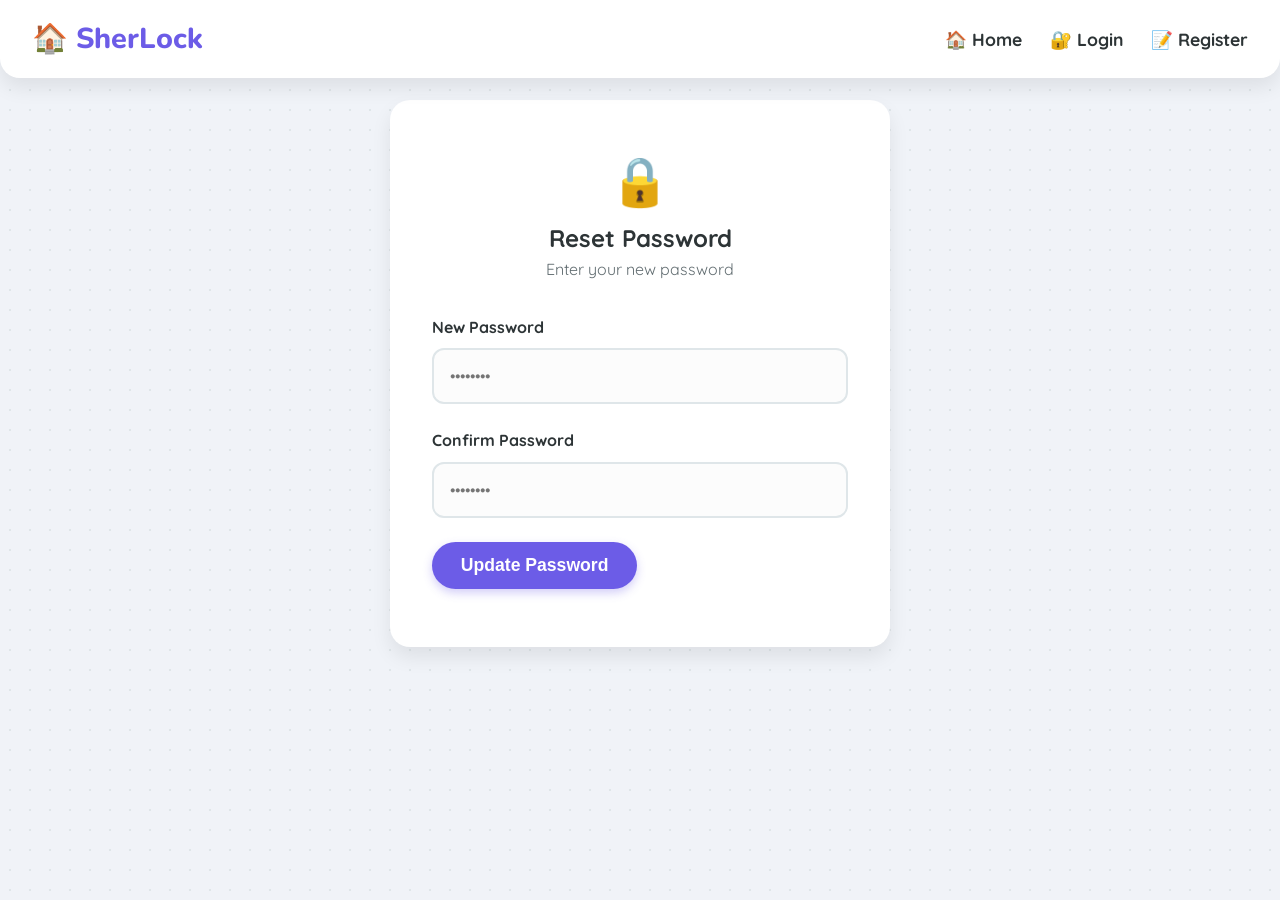
<file: reset-password.html>
<!DOCTYPE html>
<html lang="en">
<head>
    <meta charset="UTF-8">
    <meta name="viewport" content="width=device-width, initial-scale=1.0">
    <title>Reset Password - SherLock</title>
    <link rel="stylesheet" href="/css/style.css">
</head>
<body>
    <nav class="navbar">
        <a href="index.html" class="logo">🏠 SherLock</a>
        <div class="nav-links" id="navLinks">
            <a href="index.html">🏠 Home</a>
            <a href="login.html">🔐 Login</a>
            <a href="register.html">📝 Register</a>
        </div>
    </nav>

    <div class="container">
        <div class="card" style="max-width: 500px; margin: 4rem auto;">
            <div style="text-align: center; margin-bottom: 2rem;">
                <span style="font-size: 3rem;">🔒</span>
                <h2>Reset Password</h2>
                <p style="color: var(--text-light);">Enter your new password</p>
            </div>

            <form id="resetForm">
                <div class="form-group">
                    <label for="password">New Password</label>
                    <input type="password" id="password" required placeholder="••••••••">
                </div>
                <div class="form-group">
                    <label for="confirmPassword">Confirm Password</label>
                    <input type="password" id="confirmPassword" required placeholder="••••••••">
                </div>
                <button type="submit" class="btn">Update Password</button>
            </form>

            <div id="message" style="margin-top:1rem;"></div>
        </div>
    </div>

    <script>
        const form = document.getElementById('resetForm');
const messageEl = document.getElementById('message');

function getTokenFromQuery() {
    const params = new URLSearchParams(window.location.search);
    return params.get("token");
}

form.addEventListener('submit', async (e) => {
    e.preventDefault();

    const password = document.getElementById('password').value;
    const confirmPassword = document.getElementById('confirmPassword').value;

    if (password !== confirmPassword) {
        messageEl.style.color = 'red';
        messageEl.textContent = "Passwords do not match";
        return;
    }

    const token = getTokenFromQuery();

    try {
        const res = await fetch(`https://sherlock-campus.onrender.com/api/v1/auth/reset-password/${token}`, {
            method: 'POST',
            headers: {
                'Content-Type': 'application/json'
            },
            body: JSON.stringify({ password })
        });

        const data = await res.json();

        if (!res.ok) throw new Error(data.message);

        messageEl.style.color = 'green';
        messageEl.textContent = "Password updated. Redirecting...";

        setTimeout(() => {
            window.location.href = 'login.html';
        }, 1500);

    } catch (err) {
        messageEl.style.color = 'red';
        messageEl.textContent = err.message;
    }
});
    </script>
    <script src="/js/app.js"></script>
</body>
</html>
</file>
<file: css/style.css>
@import url('https://fonts.googleapis.com/css2?family=Nunito:wght@400;600;700;800&family=Quicksand:wght@400;500;600;700&display=swap');

:root {
    /* Pastel & Cartoon Palette */
    --primary-color: #6C5CE7; /* Soft Purple/Blue */
    --primary-light: #A29BFE;
    --secondary-color: #00CEC9; /* Teal */
    --accent-color: #FD79A8; /* Pastel Pink */
    --bg-color: #F0F3F8;
    --card-bg: #FFFFFF;
    --text-color: #2D3436;
    --text-light: #636E72;
    
    /* Status Colors */
    --success: #55EFC4; /* Mint */
    --warning: #FFEAA7; /* Cream Yellow */
    --danger: #FF7675; /* Salmon */
    --info: #74B9FF; /* Sky Blue */

    /* Shadows & Radius */
    --shadow: 0 10px 20px rgba(0, 0, 0, 0.08);
    --shadow-hover: 0 15px 30px rgba(0, 0, 0, 0.12);
    --radius: 20px;
    --radius-sm: 12px;
}

* {
    margin: 0;
    padding: 0;
    box-sizing: border-box;
}

body {
    font-family: 'Quicksand', 'Nunito', sans-serif;
    background-color: var(--bg-color);
    color: var(--text-color);
    line-height: 1.6;
    background-image: radial-gradient(#dfe6e9 1px, transparent 1px);
    background-size: 20px 20px;
}

/* Navbar */
.navbar {
    background-color: var(--card-bg);
    padding: 1rem 2rem;
    display: flex;
    justify-content: space-between;
    align-items: center;
    position: fixed;
    top: 0;
    width: 100%;
    z-index: 1000;
    box-shadow: var(--shadow);
    border-bottom-left-radius: var(--radius);
    border-bottom-right-radius: var(--radius);
}

.navbar .logo {
    font-family: 'Nunito', sans-serif;
    font-size: 1.8rem;
    font-weight: 800;
    text-decoration: none;
    color: var(--primary-color);
    display: flex;
    align-items: center;
    gap: 0.5rem;
}

.navbar .nav-links a {
    color: var(--text-color);
    text-decoration: none;
    margin-left: 1.5rem;
    font-weight: 700;
    transition: color 0.3s;
    font-size: 1.1rem;
}

.navbar .nav-links a:hover {
    color: var(--primary-color);
}

/* Container */
.container {
    max-width: 1200px;
    margin: 100px auto 2rem;
    padding: 0 1.5rem;
}

/* Cards */
.card {
    background-color: var(--card-bg);
    padding: 2.5rem;
    border-radius: var(--radius);
    box-shadow: var(--shadow);
    margin-bottom: 2rem;
    border: 2px solid transparent;
    transition: transform 0.3s, box-shadow 0.3s;
}

.card:hover {
    transform: translateY(-5px);
    box-shadow: var(--shadow-hover);
    border-color: rgba(108, 92, 231, 0.1);
}

/* Buttons */
.btn {
    display: inline-block;
    padding: 0.8rem 1.8rem;
    background-color: var(--primary-color);
    color: white;
    border: none;
    border-radius: 50px; /* Pill shape */
    cursor: pointer;
    font-size: 1.1rem;
    font-weight: 700;
    text-decoration: none;
    transition: all 0.3s;
    box-shadow: 0 4px 10px rgba(108, 92, 231, 0.3);
}

.btn:hover {
    background-color: var(--primary-light);
    transform: translateY(-2px);
    box-shadow: 0 6px 15px rgba(108, 92, 231, 0.4);
}

.btn-secondary {
    background-color: var(--text-light);
    box-shadow: 0 4px 10px rgba(99, 110, 114, 0.3);
}

.btn-secondary:hover {
    background-color: var(--text-color);
}

.btn-danger {
    background-color: var(--danger);
    box-shadow: 0 4px 10px rgba(255, 118, 117, 0.3);
}

/* Forms */
.form-group {
    margin-bottom: 1.5rem;
}

.form-group label {
    display: block;
    margin-bottom: 0.5rem;
    font-weight: 700;
    color: var(--text-color);
}

.form-group input, .form-group select, .form-group textarea {
    width: 100%;
    padding: 1rem;
    border: 2px solid #dfe6e9;
    border-radius: var(--radius-sm);
    font-size: 1rem;
    font-family: 'Quicksand', sans-serif;
    transition: border-color 0.3s;
    background-color: #fcfcfc;
}

.form-group input:focus, .form-group select:focus, .form-group textarea:focus {
    outline: none;
    border-color: var(--primary-color);
    background-color: white;
}

/* Status Badges */
.badge {
    padding: 0.4rem 1rem;
    border-radius: 50px;
    font-size: 0.9rem;
    font-weight: 800;
    text-transform: uppercase;
    letter-spacing: 0.5px;
    box-shadow: 0 2px 5px rgba(0,0,0,0.05);
}

.badge.pending { background-color: var(--warning); color: #d35400; }
.badge.verified { background-color: var(--success); color: #006266; }
.badge.resolved { background-color: var(--info); color: white; }
.badge.rejected { background-color: var(--danger); color: white; }
.badge.lost { background-color: #ff7675; color: white; }
.badge.found { background-color: #55efc4; color: #006266; }

/* Grid */
.grid-2 {
    display: grid;
    grid-template-columns: 1fr 1fr;
    gap: 1.5rem;
}

/* Quotes Section */
.quotes-section {
    text-align: center;
    padding: 2rem;
    font-style: italic;
    color: var(--text-light);
    border-top: 2px dashed #dfe6e9;
    margin-top: 2rem;
}

/* Tables */
table {
    width: 100%;
    border-collapse: separate;
    border-spacing: 0;
    background: transparent;
}

th {
    background-color: var(--primary-light);
    color: white;
    padding: 1rem;
    font-weight: 700;
    text-align: left;
}

th:first-child { border-top-left-radius: var(--radius-sm); }
th:last-child { border-top-right-radius: var(--radius-sm); }

td {
    padding: 1rem;
    background-color: white;
    border-bottom: 1px solid #f0f0f0;
}

tr:last-child td:first-child { border-bottom-left-radius: var(--radius-sm); }
tr:last-child td:last-child { border-bottom-right-radius: var(--radius-sm); }

/* Responsive */
@media (max-width: 768px) {
    .navbar { flex-direction: column; padding: 1rem; }
    .navbar .nav-links { margin-top: 1rem; width: 100%; text-align: center; }
    .navbar .nav-links a { margin: 0 0.5rem; display: block; padding: 0.5rem; }
    .grid-2 { grid-template-columns: 1fr; }
}
</file>
